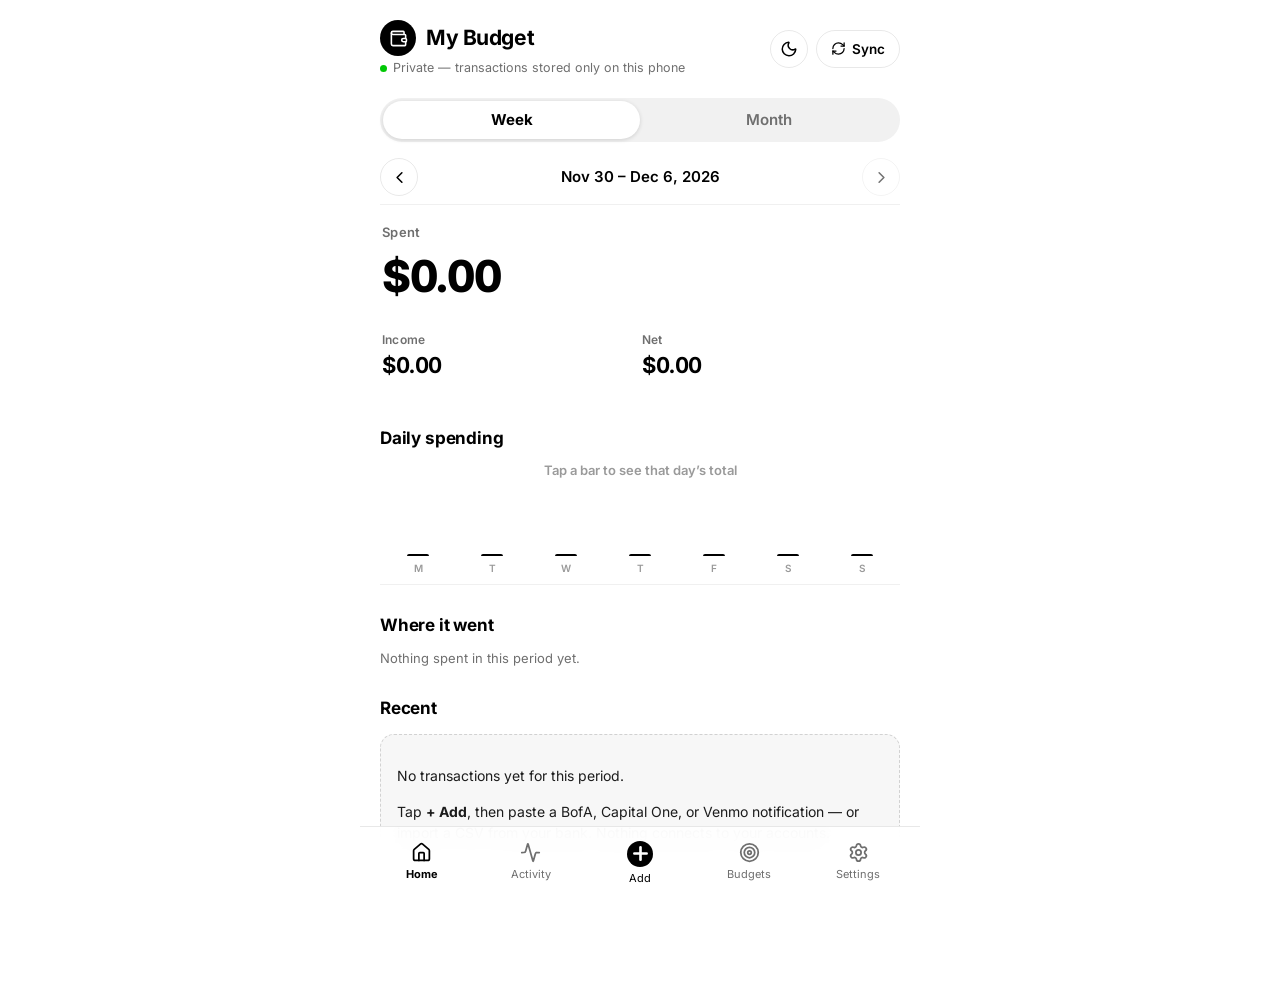
<file: index.html>
<!DOCTYPE html>
<html lang="en">
<head>
<meta charset="UTF-8">
<meta name="viewport" content="width=device-width, initial-scale=1, maximum-scale=1, user-scalable=no, viewport-fit=cover">
<meta http-equiv="Content-Security-Policy" content="default-src 'self'; script-src 'self' 'unsafe-inline' https://accounts.google.com; style-src 'self' 'unsafe-inline'; img-src 'self' data:; font-src 'self'; connect-src 'self' https://gmail.googleapis.com https://oauth2.googleapis.com https://accounts.google.com; frame-src https://accounts.google.com; object-src 'none'; base-uri 'self'">
<title>My Budget Tracker</title>
<meta name="description" content="Private budget tracker. Transactions are stored only on this device, with optional direct Gmail sync.">
<link rel="manifest" href="manifest.json">
<link rel="icon" href="icon-192.png">
<link rel="apple-touch-icon" href="icon-192.png">
<meta name="theme-color" content="#ffffff">
<style>
/* My Budget Tracker — Robinhood-style light theme: white, black text, hairlines,
   one green accent, flat (no gradients, no shadows, no neon).
   Type: Inter (github.com/rsms/inter). Icons: Lucide (github.com/lucide-icons/lucide), inline SVG. */
@font-face{font-family:'Inter';src:url('fonts/inter-400.woff2') format('woff2');font-weight:400;font-display:swap}
@font-face{font-family:'Inter';src:url('fonts/inter-600.woff2') format('woff2');font-weight:600;font-display:swap}
@font-face{font-family:'Inter';src:url('fonts/inter-700.woff2') format('woff2');font-weight:700;font-display:swap}
@font-face{font-family:'Inter';src:url('fonts/inter-800.woff2') format('woff2');font-weight:800;font-display:swap}
:root{
  --bg:#ffffff; --panel:#ffffff; --wash:#f7f7f7; --wash2:#f1f1f1;
  --line:rgba(0,0,0,.09); --line-soft:rgba(0,0,0,.06);
  --text:#000000; --body:#1c1c1c; --muted:#6f6f6f; --faint:#9a9a9a;
  --green:#00a651; --green-bright:#00c805; --red:#e33d2e; --orange:#ff5000;
  --radius:14px;
  --surface:#ffffff; --field:#ffffff; --ink:#000000;
  --primary:#000000; --primary-ink:#ffffff;
  --tile:#000000; --tile-ink:#ffffff; --bar:#000000;
  --seg-active:#ffffff; --nav-bg:rgba(255,255,255,.94);
  --focus-border:#000000; --focus-ring:rgba(0,0,0,.08); --dashed:rgba(0,0,0,.15);
}
[data-theme="dark"]{
  --bg:#000000; --panel:#000000; --wash:#17191c; --wash2:#23262b;
  --line:rgba(255,255,255,.18); --line-soft:rgba(255,255,255,.13);
  --text:#ffffff; --body:#e9e9e9; --muted:#9aa0a6; --faint:#6e7278;
  --green:#00c805; --red:#ff5000;
  --surface:#000000; --field:#17191c; --ink:#ffffff;
  --primary:#00c805; --primary-ink:#000000;
  --tile:#ffffff; --tile-ink:#000000; --bar:#ffffff;
  --seg-active:#2e3138; --nav-bg:rgba(0,0,0,.92);
  --focus-border:#ffffff; --focus-ring:rgba(255,255,255,.22); --dashed:rgba(255,255,255,.23);
}
*{box-sizing:border-box;-webkit-tap-highlight-color:transparent;touch-action:manipulation;
  -webkit-user-select:none;user-select:none;-webkit-touch-callout:none}
input,textarea{-webkit-user-select:text;user-select:text;-webkit-touch-callout:default}
html,body{overflow-x:hidden}
body{margin:0;font-family:'Inter',-apple-system,BlinkMacSystemFont,'SF Pro Text','Segoe UI',Roboto,sans-serif;
  background:var(--bg);color:var(--body);padding:0 20px 108px;max-width:560px;margin:0 auto;
  font-size:15px;line-height:1.5;-webkit-font-smoothing:antialiased}
::selection{background:rgba(0,200,5,.25)}

/* Header */
header{display:flex;justify-content:space-between;align-items:center;gap:12px;padding:calc(20px + env(safe-area-inset-top)) 0 8px}
header h1{font-size:21px;font-weight:700;letter-spacing:-.02em;margin:0;color:var(--text)}
.brand{display:flex;align-items:center;gap:10px}
.brandTile{display:flex;align-items:center;justify-content:center;width:36px;height:36px;border-radius:50%;
  background:var(--tile);color:var(--tile-ink)}
.brandIc{width:19px;height:19px}
.sub{color:var(--muted);font-size:12.5px;margin:3px 0 0;display:flex;align-items:center;gap:6px}
.sub::before{content:'';width:7px;height:7px;border-radius:50%;background:var(--green-bright);flex:none}
.headerBtns{display:flex;gap:8px;flex:none}

/* Type */
h2{font-size:17px;font-weight:700;letter-spacing:-.01em;margin:28px 0 10px;color:var(--text)}
h3{font-size:15px;font-weight:700;margin:24px 0 6px;color:var(--text)}
.hint{color:var(--muted);font-size:13px;line-height:1.55;margin:6px 0 10px}
.result{color:var(--green);font-size:13.5px;min-height:18px;line-height:1.5;font-weight:600}
.error{color:var(--red);font-size:13.5px}
.mono{font-family:ui-monospace,'SF Mono',Menlo,monospace;font-size:12px;word-break:break-all;color:var(--text)}
.hIcon{display:flex;align-items:center;gap:9px}
.hIc{width:18px;height:18px;color:var(--text)}

/* Controls — Robinhood pills */
button{font:inherit;font-weight:600;cursor:pointer;border-radius:999px;border:1px solid var(--line);
  background:var(--field);color:var(--text);padding:9px 16px;transition:transform .15s ease-out,background .15s ease}
button:active{transform:scale(.97)}
button.primary{background:var(--primary);border-color:var(--primary);color:var(--primary-ink);font-weight:700;width:100%;margin-top:12px;padding:14px;border-radius:999px}
button.primary.small,button.ghost.small{width:auto;margin-top:0;padding:8px 14px}
button.ghost{background:transparent}
button.danger{background:transparent;border-color:rgba(227,61,46,.45);color:var(--red)}
button:disabled{opacity:.55}
.iconBtn{font-size:13.5px;padding:8px 14px;display:inline-flex;align-items:center}
.btnIc{width:15px;height:15px;margin-right:6px}
input,select,textarea{font:inherit;width:100%;padding:12px 14px;border-radius:12px;border:1px solid var(--line);
  background:var(--field);color:var(--text);margin:5px 0 12px;outline:none;transition:border-color .15s ease,box-shadow .15s ease}
input:focus,select:focus,textarea:focus{border-color:var(--focus-border);box-shadow:0 0 0 3px var(--focus-ring)}
/* Dropdown rules (2026-11-21): every select gets an unmistakable caret, a
   full 48px touch target, and hover feedback. The element stays a native
   select, so the platform still owns the popup itself — it flips at screen
   edges, is fully keyboard-operable, and animates on its own timing. */
select{min-height:48px;padding-right:38px;appearance:none;-webkit-appearance:none;cursor:pointer;
  background-image:url("data:image/svg+xml,%3Csvg xmlns='http://www.w3.org/2000/svg' width='14' height='14' viewBox='0 0 24 24' fill='none' stroke='%23000000' stroke-width='2.4' stroke-linecap='round' stroke-linejoin='round'%3E%3Cpath d='m6 9 6 6 6-6'/%3E%3C/svg%3E");
  background-repeat:no-repeat;background-position:right 13px center}
[data-theme="dark"] select{background-image:url("data:image/svg+xml,%3Csvg xmlns='http://www.w3.org/2000/svg' width='14' height='14' viewBox='0 0 24 24' fill='none' stroke='%23ffffff' stroke-width='2.4' stroke-linecap='round' stroke-linejoin='round'%3E%3Cpath d='m6 9 6 6 6-6'/%3E%3C/svg%3E")}
@media (hover:hover){select:hover{border-color:var(--focus-border)}}
textarea{resize:vertical;line-height:1.5}
label{font-size:13px;font-weight:600;color:var(--muted)}
::placeholder{color:var(--faint)}

/* Segmented Week/Month — gray track, white pill */
.seg{display:flex;background:var(--wash2);border-radius:999px;padding:3px;margin-top:12px}
.segBtn{flex:1;border:none;background:transparent;color:var(--muted);border-radius:999px;padding:8px;font-weight:600}
.segBtn.active{background:var(--seg-active);color:var(--text);font-weight:700;box-shadow:0 1px 4px rgba(0,0,0,.14)}
.periodNav{display:flex;align-items:center;justify-content:space-between;margin:16px 0 2px}
.periodNav button{width:38px;height:38px;border-radius:50%;padding:0;display:flex;align-items:center;justify-content:center;border-color:var(--line)}
.periodNav .ic{width:19px;height:19px}
.periodLabel{font-weight:600;font-size:15px;color:var(--text)}

/* Stats — flat, borderless, hairline dividers (Robinhood numbers-first) */
.cards{display:grid;grid-template-columns:1fr 1fr;gap:0;margin-top:8px;border-top:1px solid var(--line-soft)}
.card{background:transparent;border:none;border-radius:0;padding:16px 2px;box-shadow:none}
.card span{display:block;color:var(--muted);font-size:12px;font-weight:600;letter-spacing:.02em}
.card strong{font-size:22px;font-weight:700;letter-spacing:-.02em;font-variant-numeric:tabular-nums;color:var(--text)}
.card.big{grid-column:1/-1;padding:18px 2px 6px}
.card.big span{font-size:13px}
.card.big strong{font-size:44px;font-weight:800;letter-spacing:-.03em}
.green{color:var(--green)}.red{color:var(--red)}
.pace{color:var(--body);font-size:13.5px;line-height:1.55;background:var(--wash);
  border-radius:12px;padding:11px 14px;margin:14px 0 0}
.pace:empty{display:none}

/* Daily bars — flat black, today in green */
.bars{display:flex;gap:2px;align-items:flex-end;height:100px;background:transparent;
  border:none;border-bottom:1px solid var(--line-soft);border-radius:0;padding:10px 2px 8px;box-shadow:none}
.barCol{flex:1 1 0;min-width:0;display:flex;flex-direction:column;align-items:center;gap:5px;height:100%;justify-content:flex-end;cursor:pointer;-webkit-tap-highlight-color:transparent}
.barCol.sel .bar{background:var(--green)}
.barCol.sel span{color:var(--text);font-weight:700}
.barReadout{text-align:center;font-size:13px;font-weight:600;color:var(--faint);min-height:18px;margin:0 0 4px}
.barReadout.on{color:var(--text)}
#omitList{margin-top:10px}
#omitList .txn{align-items:center}
.bar{width:100%;max-width:22px;background:var(--bar);border-radius:3px 3px 0 0;min-height:2px;transition:opacity .1s ease,background .15s ease}
.barCol:active .bar{opacity:.45}
#txnList .txn,#recentList .txn{transition:background .12s ease,opacity .25s ease}
#txnList .txn:active,#recentList .txn:active{background:var(--wash)}
/* Day-selected state: Recent rows that aren't the tapped day fade back */
#recentList .txn.dim{opacity:.35}
.checkRow{display:flex;align-items:center;gap:10px;font-weight:600;cursor:pointer}
.checkRow input{width:20px;height:20px;accent-color:var(--ink)}

/* Offline strip — in-flow under the header, only while the phone is offline */
.offlineBar{background:var(--wash2);color:var(--muted);font-size:12.5px;font-weight:600;text-align:center;padding:8px 12px;border-radius:10px;margin:6px 0 2px}
.offlineBar.hidden{display:none}

/* Boot skeleton — static placeholders painted with the page itself, so a cold
   open never shows a blank screen while the app script loads. JS hides it the
   moment the lock screen or the app renders. */
#bootSkel{padding-top:10px}
#bootSkel.hidden{display:none}
.skel{background:var(--wash2);border-radius:12px;margin:0 0 12px;animation:skelPulse 1.15s ease-in-out infinite}
.skelSeg{height:38px;border-radius:999px}
.skelHero{height:120px}
.skelTitle{height:14px;width:34%;border-radius:7px;margin-top:20px}
.skelRow{height:56px}
.skelRow.short{width:62%}
@keyframes skelPulse{0%,100%{opacity:1}50%{opacity:.4}}
/* Skeleton states (2026-11-21): no spinners and no bare "loading…" text
   anywhere. The Gmail sync status line becomes a shimmer bar while a sync
   runs, and a busy Sync/Reload button becomes a shimmering block until
   its result lands. */
.skelLine{display:block;height:14px;width:72%;border-radius:7px;background:var(--wash2);animation:skelPulse 1.15s ease-in-out infinite}
button.skelBusy{color:transparent!important;background:linear-gradient(100deg,var(--wash2) 40%,var(--wash) 50%,var(--wash2) 60%);background-size:200% 100%;animation:skelSweep 1.1s linear infinite;border-color:transparent}
@keyframes skelSweep{to{background-position:-200% 0}}
.barCol span{font-size:10px;color:var(--faint);font-weight:600;max-width:100%;overflow:hidden;text-align:center}

/* Category rows */
.catRow{display:grid;grid-template-columns:118px 1fr 78px;gap:10px;align-items:center;padding:7px 0;font-size:13.5px;border-bottom:1px solid var(--line-soft)}
.catRow strong{text-align:right;font-variant-numeric:tabular-nums}
.track{background:var(--wash2);border-radius:99px;height:6px;overflow:hidden}
.fill{background:var(--bar);height:100%;border-radius:99px}
.fill.over{background:var(--red)}

/* Transactions — flat list rows with hairlines */
.txn{display:flex;gap:9px;align-items:center;background:transparent;border:none;border-bottom:1px solid var(--line-soft);
  border-radius:0;padding:13px 2px;margin:0;box-shadow:none}
.txnMain{flex:1;min-width:0}
.txnMain strong{display:block;font-size:14.5px;font-weight:600;white-space:nowrap;overflow:hidden;text-overflow:ellipsis;color:var(--text)}
.meta{color:var(--muted);font-size:12px;display:block;margin-top:1px}
.txnAmt{font-weight:700;font-variant-numeric:tabular-nums;font-size:15px;color:var(--text)}
.txn.in .txnAmt{color:var(--green)}
.txn.transfer{opacity:.6}.txn.transfer .txnAmt{color:var(--body)}
.delBtn{padding:6px 8px;border:none;color:var(--faint)}
.delIc{width:14px;height:14px;display:block}

/* Layout helpers */
.row{display:flex}.row.gap{gap:10px}.row.wrap{flex-wrap:wrap}.row label{flex:1}

/* Budgets + security boxes — light wash panels, flat */
.budgetRow,.secBox{background:var(--wash);border:none;border-radius:var(--radius);
  padding:16px;margin:10px 0;box-shadow:none;font-size:14px;line-height:1.55}
.budgetHead{display:flex;justify-content:space-between;gap:10px;font-size:14px;margin-bottom:8px}
.budgetHead span{color:var(--muted);font-variant-numeric:tabular-nums}
.budgetRow input{margin:10px 0 0;background:var(--field)}
.secBox ul{margin:8px 0;padding-left:19px}.secBox li{margin:5px 0}
.secBox p{margin:6px 0}

/* Empty state */
.empty{background:var(--wash);border:1px dashed var(--dashed);border-radius:var(--radius);
  padding:16px;color:var(--body);line-height:1.55;font-size:14px;margin:12px 0}

/* Bottom nav — white, hairline top, black active */
nav{position:fixed;left:0;right:0;bottom:0;display:flex;gap:2px;max-width:560px;margin:0 auto;
  background:var(--nav-bg);border-top:1px solid var(--line);
  padding:8px 8px calc(9px + env(safe-area-inset-bottom));backdrop-filter:blur(14px);-webkit-backdrop-filter:blur(14px);z-index:5}
.tab{flex:1;border:none;background:transparent;font-size:11px;font-weight:500;color:var(--muted);
  padding:7px 2px 5px;display:flex;flex-direction:column;align-items:center;gap:3px;border-radius:12px}
.tabIcon{display:flex}.tabIcon .ic{width:21px;height:21px}
.tab.active{color:var(--text);font-weight:700}
.addIcon{display:flex;align-items:center;justify-content:center;width:26px;height:26px;border-radius:50%;
  background:var(--tile);color:var(--tile-ink);margin-top:-1px}
.addIc{width:15px;height:15px;color:var(--tile-ink);stroke-width:3}
.tab.addTab{color:var(--text)}

/* Lock screen */
.lock{position:fixed;inset:0;background:var(--bg);display:flex;align-items:center;justify-content:center;padding:22px;z-index:20}
.lockCard{max-width:340px;text-align:center;width:100%;background:var(--field);border:1px solid var(--line);
  border-radius:22px;padding:30px 24px;box-shadow:none}
.lockCard h1{font-size:21px;margin:10px 0 4px;color:var(--text)}
.lockCard p{color:var(--muted);font-size:13.5px}
.lockIcon{display:flex;align-items:center;justify-content:center;width:64px;height:64px;margin:0 auto;
  border-radius:50%;background:var(--wash);border:1px solid var(--line)}
.lockIc{width:28px;height:28px;color:var(--text)}
.fileLabel{display:inline-block;border:1px solid var(--line);border-radius:999px;padding:10px 16px;cursor:pointer;font-weight:600;background:var(--field)}
.hidden{display:none!important}
.ic{flex:none;vertical-align:middle}
.themeBtn{position:relative;display:inline-flex;align-items:center;justify-content:center;width:38px;height:38px;border-radius:50%;padding:0}
/* Icon swap: sun and moon are stacked and crossfade with a blur, instead of
   one vanishing and the other popping in. */
.themeBtn .ic{position:absolute;top:50%;left:50%;transform:translate(-50%,-50%);transition:opacity .25s ease,filter .25s ease}
.themeMoon{opacity:1;filter:blur(0)}
.themeSun{opacity:0;filter:blur(4px)}
[data-theme="dark"] .themeMoon{opacity:0;filter:blur(4px)}
[data-theme="dark"] .themeSun{opacity:1;filter:blur(0)}
button .ic{pointer-events:none}

/* Recurring expenses */
.recRow{display:flex;gap:10px;align-items:center;background:var(--wash);border-radius:var(--radius);padding:13px 15px;margin:8px 0}
.recRow.paused{opacity:.55}
.recMain{flex:1;min-width:0}
.recMain strong{display:block;font-size:14.5px;font-weight:600;color:var(--text);white-space:nowrap;overflow:hidden;text-overflow:ellipsis}
.recAmt{font-weight:700;font-variant-numeric:tabular-nums;color:var(--text)}
.toast{position:fixed;left:50%;transform:translateX(-50%);bottom:calc(88px + env(safe-area-inset-bottom));z-index:60;display:flex;align-items:center;gap:14px;background:var(--ink);color:var(--bg);border-radius:999px;padding:11px 12px 11px 18px;font-size:14px;font-weight:600;box-shadow:0 8px 28px rgba(0,0,0,.28);max-width:calc(100vw - 32px);animation:toastIn .25s cubic-bezier(.32,.72,0,1)}
.toast span{white-space:nowrap;overflow:hidden;text-overflow:ellipsis}
.toast button{background:var(--green-bright);color:#000;border:none;border-radius:999px;padding:7px 14px;font-weight:700;flex:none}
.toast.hidden{display:none}
.sheet{position:fixed;inset:0;z-index:70;background:rgba(0,0,0,.45);display:flex;align-items:flex-end;justify-content:center;overscroll-behavior:contain}
.sheet.hidden{display:none}
.sheetCard{background:var(--panel);width:100%;max-width:560px;border-radius:18px 18px 0 0;padding:20px 20px calc(18px + env(safe-area-inset-bottom));max-height:92vh;max-height:92dvh;overflow-y:auto;transform-origin:50% 100%;animation:sheetIn .25s cubic-bezier(.32,.72,0,1)}
/* Entrances: from scale .97 + fade, never from scale 0 (250ms, easeOutQuint-ish) */
@keyframes sheetIn{from{opacity:0;transform:translateY(14px) scale(.98)}to{opacity:1;transform:translateY(0) scale(1)}}
@keyframes toastIn{from{opacity:0;transform:translateX(-50%) translateY(8px) scale(.97)}to{opacity:1;transform:translateX(-50%) translateY(0) scale(1)}}
@keyframes cardIn{from{opacity:0;transform:scale(.97)}to{opacity:1;transform:scale(1)}}
/* Sheet grab handle — drag down to dismiss, drag up meets rubber-band resistance */
.grab{width:44px;height:20px;margin:-10px auto 4px;display:flex;align-items:center;justify-content:center;touch-action:none;cursor:grab;flex:none}
.grab::before{content:'';width:36px;height:4px;border-radius:99px;background:var(--line)}
/* Wrong-PIN shake: translateX 0,-10,10,-6,6,-3,0 over 360ms (error text is already red) */
@keyframes shakeX{0%{transform:translateX(0)}14%{transform:translateX(-10px)}28%{transform:translateX(10px)}44%{transform:translateX(-6px)}60%{transform:translateX(6px)}76%{transform:translateX(-3px)}100%{transform:translateX(0)}}
.lockCard{animation:cardIn .25s cubic-bezier(.32,.72,0,1)}
.lockCard.shake{animation:shakeX .36s ease}
body.locked{position:fixed;left:0;right:0;width:100%;overflow:hidden}
.sheetCard h3{margin:0 0 6px;font-size:17px;color:var(--text)}
.sheetBtns{display:flex;gap:10px;margin-top:16px}
.fieldBad{border-color:var(--red) !important;box-shadow:0 0 0 3px rgba(227,61,46,.22)}
.sheetBtns.col{flex-direction:column}
.tsLabel{display:block;font-size:12.5px;font-weight:600;color:var(--faint);margin:12px 0 5px}
.row2{display:flex;gap:8px}
.row2>*{flex:1;min-width:0}
#txnList .txn,#recentList .txn{cursor:pointer;-webkit-tap-highlight-color:transparent}
.subHead{font-size:12.5px;text-transform:uppercase;letter-spacing:.05em;color:var(--faint);margin:16px 0 6px}
#rulesList .txn{align-items:center}
.sheetBtns button{flex:1}
/* Overflow guards: nothing sticks out past the screen, even with huge numbers */
.row>*{min-width:0}
input,select,textarea{min-width:0}
.card strong{font-size:clamp(17px,5.6vw,22px)}
.card.big strong{font-size:clamp(28px,10vw,44px);white-space:nowrap}
.catRow{grid-template-columns:minmax(0,118px) 1fr auto}
.catRow>span{white-space:nowrap;overflow:hidden;text-overflow:ellipsis}
.catRow strong{white-space:nowrap}
.txnAmt{white-space:nowrap}
.recAmt{white-space:nowrap}
.budgetHead{flex-wrap:wrap}
.budgetHead span{text-align:right}
/* iOS WebKit gives native date fields a stubborn minimum width that ignores
   min-width and pushes the box off-screen; resetting the appearance makes the
   field shrink like a normal input (the date picker still opens on tap). */
input[type="date"]{-webkit-appearance:none;appearance:none;text-align:left}
/* Expensive-feel polish: balanced headlines, tabular figures wherever an
   amount can change, smooth height:auto groundwork for the one <details>,
   and an instant theme switch (transitions killed mid-flip — except the
   theme toggle's own icon crossfade, which is the point of flipping). */
h1,h2,h3{text-wrap:balance}
.barReadout,.pace,.toast span,.sheetCard p{font-variant-numeric:tabular-nums}
:root{interpolate-size:allow-keywords}
.theme-switching *{transition:none!important}
.theme-switching .themeBtn .ic{transition:opacity .25s ease,filter .25s ease!important}

</style>
</head>
<body>
<div id="lockScreen" class="lock hidden">
  <div class="lockCard">
    <div class="lockIcon"><svg class="ic lockIc" width="30" height="30"
  xmlns="http://www.w3.org/2000/svg"
 
  aria-hidden="true"
  viewBox="0 0 24 24"
  fill="none"
  stroke="currentColor"
  stroke-width="2"
  stroke-linecap="round"
  stroke-linejoin="round"
>
  <rect width="18" height="11" x="3" y="11" rx="2" ry="2" />
  <path d="M7 11V7a5 5 0 0 1 10 0v4" />
</svg></div>
    <h1>Budget Tracker</h1>
    <p>Enter your PIN to unlock. Your data lives only on this device.</p>
    <input id="pinInput" type="password" inputmode="numeric" autocomplete="off" placeholder="PIN" maxlength="12">
    <button id="unlockBtn" class="primary">Unlock</button>
    <p id="pinError" class="error"></p>
  </div>
</div>

<header>
  <div>
    <h1 class="brand"><span class="brandTile"><svg class="ic brandIc" width="22" height="22"
  xmlns="http://www.w3.org/2000/svg"
 
  aria-hidden="true"
  viewBox="0 0 24 24"
  fill="none"
  stroke="currentColor"
  stroke-width="2"
  stroke-linecap="round"
  stroke-linejoin="round"
>
  <path d="M19 7V4a1 1 0 0 0-1-1H5a2 2 0 0 0 0 4h15a1 1 0 0 1 1 1v4h-3a2 2 0 0 0 0 4h3a1 1 0 0 0 1-1v-2a1 1 0 0 0-1-1" />
  <path d="M3 5v14a2 2 0 0 0 2 2h15a1 1 0 0 0 1-1v-4" />
</svg></span>My Budget</h1>
    <p class="sub">Private — transactions stored only on this phone</p>
  </div>
  <div class="headerBtns">
    <button id="themeBtn" class="ghost iconBtn themeBtn" aria-label="Toggle dark mode" title="Dark mode"><svg
  xmlns="http://www.w3.org/2000/svg"
  class="ic themeMoon" width="18" height="18"
  aria-hidden="true"
  viewBox="0 0 24 24"
  fill="none"
  stroke="currentColor"
  stroke-width="2"
  stroke-linecap="round"
  stroke-linejoin="round"
>
  <path d="M20.985 12.486a9 9 0 1 1-9.473-9.472c.405-.022.617.46.402.803a6 6 0 0 0 8.268 8.268c.344-.215.825-.004.803.401" />
</svg><svg
  xmlns="http://www.w3.org/2000/svg"
  class="ic themeSun" width="18" height="18"
  aria-hidden="true"
  viewBox="0 0 24 24"
  fill="none"
  stroke="currentColor"
  stroke-width="2"
  stroke-linecap="round"
  stroke-linejoin="round"
>
  <circle cx="12" cy="12" r="4" />
  <path d="M12 2v2" />
  <path d="M12 20v2" />
  <path d="m4.93 4.93 1.41 1.41" />
  <path d="m17.66 17.66 1.41 1.41" />
  <path d="M2 12h2" />
  <path d="M20 12h2" />
  <path d="m6.34 17.66-1.41 1.41" />
  <path d="m19.07 4.93-1.41 1.41" />
</svg></button>
    <button id="reloadBtn" class="ghost iconBtn" title="Sync — pull new transactions from Gmail and get the latest app version (your data stays)"><svg class="ic btnIc" width="15" height="15"
  xmlns="http://www.w3.org/2000/svg"
 
  aria-hidden="true"
  viewBox="0 0 24 24"
  fill="none"
  stroke="currentColor"
  stroke-width="2"
  stroke-linecap="round"
  stroke-linejoin="round"
>
  <path d="M3 12a9 9 0 0 1 9-9 9.75 9.75 0 0 1 6.74 2.74L21 8" />
  <path d="M21 3v5h-5" />
  <path d="M21 12a9 9 0 0 1-9 9 9.75 9.75 0 0 1-6.74-2.74L3 16" />
  <path d="M8 16H3v5" />
</svg>Sync</button>
    <button id="lockBtn" class="ghost hidden">Lock</button>
  </div>
</header>

<div id="offlineBar" class="offlineBar hidden">You're offline — everything's saved on this phone. Gmail sync will catch up when you're back.</div>

<div id="bootSkel" aria-hidden="true">
  <div class="skel skelSeg"></div>
  <div class="skel skelHero"></div>
  <div class="skel skelTitle"></div>
  <div class="skel skelRow"></div>
  <div class="skel skelRow"></div>
  <div class="skel skelRow short"></div>
</div>

<main id="app" class="hidden">
  <!-- HOME -->
  <section id="view-home" class="view">
    <div class="seg">
      <button data-period="week" class="segBtn active">Week</button>
      <button data-period="month" class="segBtn">Month</button>
    </div>
    <div class="periodNav">
      <button id="prevPeriod" class="ghost" aria-label="Previous period"><svg class="ic" width="20" height="20"
  xmlns="http://www.w3.org/2000/svg"
 
  aria-hidden="true"
  viewBox="0 0 24 24"
  fill="none"
  stroke="currentColor"
  stroke-width="2"
  stroke-linecap="round"
  stroke-linejoin="round"
>
  <path d="m15 18-6-6 6-6" />
</svg></button>
      <div id="periodLabel" class="periodLabel"></div>
      <button id="nextPeriod" class="ghost" aria-label="Next period"><svg class="ic" width="20" height="20"
  xmlns="http://www.w3.org/2000/svg"
 
  aria-hidden="true"
  viewBox="0 0 24 24"
  fill="none"
  stroke="currentColor"
  stroke-width="2"
  stroke-linecap="round"
  stroke-linejoin="round"
>
  <path d="m9 18 6-6-6-6" />
</svg></button>
    </div>
    <div class="cards">
      <div class="card big"><span>Spent</span><strong id="statSpent">$0.00</strong></div>
      <div class="card"><span>Income</span><strong id="statIncome" class="green">$0.00</strong></div>
      <div class="card"><span>Net</span><strong id="statNet">$0.00</strong></div>
    </div>
    <p id="paceLine" class="pace"></p>
    <h2>Daily spending</h2>
    <p id="barReadout" class="barReadout">Tap a bar to see that day’s total</p>
    <div id="dayBars" class="bars"></div>
    <h2>Where it went</h2>
    <div id="catList"></div>
    <h2>Recent</h2>
    <div id="recentList"></div>
    <div id="homeEmpty" class="empty hidden">
      <p>No transactions yet for this period.</p>
      <p>Tap <strong>+ Add</strong>, then paste a BofA, Capital One, or Venmo notification — or import a CSV from your bank. Nothing connects to your accounts.</p>
    </div>
  </section>

  <!-- TRANSACTIONS -->
  <section id="view-txns" class="view hidden">
    <input id="searchBox" type="search" placeholder="Search merchant, note…">
    <div class="row gap">
      <select id="filterSource"><option value="">All sources</option><option>BofA</option><option>Capital One</option><option>Venmo</option><option>Gusto</option><option>Manual</option><option>Recurring</option><option>Other</option></select>
      <select id="filterCat"><option value="">All categories</option></select>
    </div>
    <div id="txnList"></div>
    <button id="txnMore" class="ghost hidden" type="button" style="width:100%;margin-top:10px">Show more</button>
  </section>

  <!-- ADD -->
  <section id="view-add" class="view hidden">
    <h2 class="hIcon"><svg class="ic hIc" width="18" height="18"
  xmlns="http://www.w3.org/2000/svg"
 
  aria-hidden="true"
  viewBox="0 0 24 24"
  fill="none"
  stroke="currentColor"
  stroke-width="2"
  stroke-linecap="round"
  stroke-linejoin="round"
>
  <path d="M15.914 4a1.5 1.5 0 00-2.474-1.561l-9 9A1.5 1.5 0 005.5 14h4.002a.5.5 0 01.471.666L8.086 20a1.5 1.5 0 002.475 1.56l9-9A1.5 1.5 0 0018.5 10h-3.997a.5.5 0 01-.472-.667z" />
</svg>Smart import — paste a notification</h2>
    <p class="hint">Copy a notification from BofA, Capital One, or Venmo and paste it here. One per line for a bunch at once. Parsed right here on your phone — nothing is sent anywhere.</p>
    <textarea id="pasteBox" rows="5" placeholder="e.g.&#10;Bank of America alert: $42.17 at Chipotle on 11/15/2026&#10;Alex Johnson paid you $25.00 for dinner on Venmo"></textarea>
    <button id="pasteImportBtn" class="primary">Import pasted notifications</button>
    <p id="importResult" class="result"></p>
    <h2 class="hIcon"><svg class="ic hIc" width="18" height="18"
  xmlns="http://www.w3.org/2000/svg"
 
  aria-hidden="true"
  viewBox="0 0 24 24"
  fill="none"
  stroke="currentColor"
  stroke-width="2"
  stroke-linecap="round"
  stroke-linejoin="round"
>
  <path d="M6 22a2 2 0 0 1-2-2V4a2 2 0 0 1 2-2h8a2.4 2.4 0 0 1 1.704.706l3.588 3.588A2.4 2.4 0 0 1 20 8v12a2 2 0 0 1-2 2z" />
  <path d="M14 2v5a1 1 0 0 0 1 1h5" />
  <path d="M10 9H8" />
  <path d="M16 13H8" />
  <path d="M16 17H8" />
</svg>Import a CSV statement</h2>
    <p class="hint">Download a CSV from BofA, Capital One, or Venmo (Venmo: Settings → Download CSV) and pick it here. BofA, Capital One, and Venmo formats are recognized automatically. Duplicates are skipped.</p>
    <input id="csvFile" type="file" accept=".csv,text/csv">
    <p id="csvResult" class="result"></p>
    <div id="autoImportBanner" class="empty hidden"></div>
    <h2 class="hIcon"><svg class="ic hIc" width="18" height="18"
  xmlns="http://www.w3.org/2000/svg"
 
  aria-hidden="true"
  viewBox="0 0 24 24"
  fill="none"
  stroke="currentColor"
  stroke-width="2"
  stroke-linecap="round"
  stroke-linejoin="round"
>
  <path d="M12 8V4H8" />
  <rect width="16" height="12" x="4" y="8" rx="2" />
  <path d="M2 14h2" />
  <path d="M20 14h2" />
  <path d="M15 13v2" />
  <path d="M9 13v2" />
</svg>Automate it (iPhone Shortcuts)</h2>
    <p class="hint">Apple does not let any app — web or native — read another app’s notifications on iPhone, so no tracker can silently watch BofA/Capital One for you. The closest real automation on iOS uses <strong>text-message alerts + a Shortcut</strong>:</p>
    <div class="secBox">
      <p><strong>One-time setup (~3 min):</strong></p>
      <ul>
        <li>In the BofA and Capital One apps, turn on <strong>text alerts for purchases</strong> (any amount).</li>
        <li>Open Apple’s <strong>Shortcuts</strong> app → <strong>Automation</strong> → <strong>+</strong> → <strong>Message</strong> → set “Message Contains” to <strong>$</strong> → choose <strong>Run Immediately</strong>.</li>
        <li>Add these actions in order: <strong>URL Encode</strong> (the incoming message) → <strong>Text</strong>: <span class="mono">https://overtimemoney.github.io/budget-tracker/#import=</span> followed by the Encoded Text → <strong>Open URLs</strong>.</li>
        <li>Done: each bank text opens this tracker and files the transaction itself (duplicates are skipped). Prefer less interruption? Swap “Open URLs” for <strong>Append to Note</strong> into a note called “Budget Inbox”, then paste that note here in one go whenever you like.</li>
        <li>Apple Pay purchases: same recipe, but start the automation from the <strong>Transaction</strong> trigger instead of Message.</li>
      </ul>
      <p>Venmo doesn’t offer purchase texts — for Venmo, the email-alert route (ask Luna) or a quick paste here covers it.</p>
    </div>
    <h2 class="hIcon"><svg class="ic hIc" width="18" height="18"
  xmlns="http://www.w3.org/2000/svg"
 
  aria-hidden="true"
  viewBox="0 0 24 24"
  fill="none"
  stroke="currentColor"
  stroke-width="2"
  stroke-linecap="round"
  stroke-linejoin="round"
>
  <path d="M13 21h8" />
  <path d="M21.174 6.812a1 1 0 0 0-3.986-3.987L3.842 16.174a2 2 0 0 0-.5.83l-1.321 4.352a.5.5 0 0 0 .623.622l4.353-1.32a2 2 0 0 0 .83-.497z" />
</svg>Add by hand</h2>
    <form id="manualForm">
      <label>Merchant / who <input id="mMerchant" required maxlength="60" placeholder="Chipotle, Sam Lee…"></label>
      <div class="row gap">
        <label>Amount $ <input id="mAmount" required type="number" min="0.01" step="0.01" inputmode="decimal" placeholder="0.00"></label>
        <label>Date <input id="mDate" required type="date"></label>
      </div>
      <div class="row gap">
        <label>Type <select id="mDir"><option value="out">Money out</option><option value="in">Money in</option></select></label>
        <label>Source <select id="mSource"><option>Manual</option><option>BofA</option><option>Capital One</option><option>Venmo</option><option>Gusto</option><option>Other</option></select></label>
      </div>
      <label>Category <select id="mCat"></select></label>
      <label>Note <input id="mNote" maxlength="80" placeholder="Optional"></label>
      <button class="primary" type="submit">Add transaction</button>
    </form>
  </section>

  <!-- BUDGETS -->
  <section id="view-budgets" class="view hidden">
    <h2 class="hIcon"><svg
  xmlns="http://www.w3.org/2000/svg"
  class="ic hIc" width="18" height="18"
  aria-hidden="true"
  viewBox="0 0 24 24"
  fill="none"
  stroke="currentColor"
  stroke-width="2"
  stroke-linecap="round"
  stroke-linejoin="round"
>
  <path d="m17 2 4 4-4 4" />
  <path d="M3 11v-1a4 4 0 0 1 4-4h14" />
  <path d="m7 22-4-4 4-4" />
  <path d="M21 13v1a4 4 0 0 1-4 4H3" />
</svg>Recurring expenses</h2>
    <p class="hint">Bills that repeat — rent, subscriptions, utilities. Each one files itself as a transaction on its due date, so your spending and budgets stay true without you typing it in.</p>
    <div id="recSummary"></div>
    <div id="recList"></div>
    <div class="secBox">
      <label>Expense name <input id="recName" type="text" placeholder="Rent" autocomplete="off"></label>
      <div class="row gap">
        <label>Amount <input id="recAmount" type="number" min="0" step="0.01" inputmode="decimal" placeholder="0.00"></label>
        <label>Category <select id="recCat"></select></label>
      </div>
      <div class="row gap">
        <label>Repeats <select id="recFreq"><option value="monthly">Monthly</option><option value="weekly">Weekly</option><option value="biweekly">Every 2 weeks</option><option value="yearly">Yearly</option></select></label>
        <label>Next due <input id="recDate" type="date"></label>
      </div>
      <button id="recAdd" class="primary">Add recurring expense</button>
      <p id="recResult" class="result"></p>
    </div>
    <h2>Monthly budgets</h2>
    <p class="hint">Set a monthly limit per category. The bars below are recomputed fresh from your transactions every time you open this tab. Card payments and Venmo-to-bank transfers marked “Transfer” never count against a budget.</p>
    <div id="budgetList"></div>
  </section>

  <!-- SETTINGS -->
  <section id="view-settings" class="view hidden">
    <h2 class="hIcon"><svg class="ic hIc" width="18" height="18"
  xmlns="http://www.w3.org/2000/svg"
 
  aria-hidden="true"
  viewBox="0 0 24 24"
  fill="none"
  stroke="currentColor"
  stroke-width="2"
  stroke-linecap="round"
  stroke-linejoin="round"
>
  <path d="M20 13c0 5-3.5 7.5-7.66 8.95a1 1 0 0 1-.67-.01C7.5 20.5 4 18 4 13V6a1 1 0 0 1 1-1c2 0 4.5-1.2 6.24-2.72a1.17 1.17 0 0 1 1.52 0C14.51 3.81 17 5 19 5a1 1 0 0 1 1 1z" />
  <path d="m9 12 2 2 4-4" />
</svg>Security</h2>
    <div class="secBox">
      <p><strong>How this app stays safe:</strong></p>
      <ul>
        <li>No bank login, ever. It is <strong>not connected</strong> to BofA, Capital One, Venmo, or any bank account.</li>
        <li>No cloud backup, no analytics, no relay. By default the app sends your data <strong>nowhere</strong>. If you turn on Gmail sync below, the app talks <strong>only to Google</strong> to read alert emails you authorized — the Google access token stays in memory (never stored), and imported transactions live only on this device.</li>
        <li>Everything is stored only in this browser on this device. The code on GitHub contains none of your financial data.</li>
        <li>Uninstalling / clearing site data erases everything — export a backup first if you want to keep it.</li>
      </ul>
    </div>
    <h3>Display</h3>
    <div class="secBox">
      <label class="checkRow"><input id="venmoDescToggle" type="checkbox" checked> Show Venmo descriptions</label>
      <p class="hint">Venmo payments carry the note the sender wrote (like “One Ramen and Sushi”). Turn this off to omit all of them from your lists at once — the descriptions stay saved on this phone, and turning it back on brings them right back.</p>
    </div>
    <h3>Rules</h3>
    <div class="secBox">
      <ul>
        <li><strong>Capital One / BofA card-bill payments</strong> — omitted automatically when they import. Paying the bill isn’t spending; the individual charges are what count.</li>
        <li><strong>Venmo transfers to your own bank</strong> — filed as Transfer, so they never count as spending or income.</li>
      </ul>
      <p class="hint">The built-in rules above run on every import (Gmail sync, CSV, paste) before anything reaches your list. Anything they catch lands under Omitted transactions below, where you can restore it.</p>
      <h4 class="subHead">Your rules</h4>
      <div id="rulesList"></div>
      <button id="newRuleBtn" class="ghost small" type="button">New rule</button>
      <p class="hint">Rules match by merchant name (keyword), description, source, direction, and amount — and can set a category, rename a transaction, omit it, or offset spending with it. They run automatically on new transactions and apply to matching ones already here. Deleting a rule stops it going forward; changes it already made stay until you undo them.</p>
    </div>
    <h3>Omitted transactions</h3>
    <div class="secBox">
      <p class="hint">Omitted transactions stay saved on this phone but are hidden from Activity and never counted in your totals or budgets. Capital One and BofA card-bill payments are omitted automatically — the individual charges are what count. To omit something yourself: tap the transaction → Omit.</p>
      <button id="omitToggleBtn" class="ghost" type="button">Show omitted (0)</button>
      <div id="omitList" class="hidden"></div>
    </div>
    <h3>Gmail sync</h3>
    <div class="secBox">
      <p id="gmailStatus"><strong>Not set up yet.</strong></p>
      <p class="hint">Optional. Connect your own Google account and the app reads <strong>only</strong> transaction-alert emails from Venmo, Capital One and BofA, plus Gusto paycheck emails, parses them right here on your phone, and files them as transactions. Nothing goes to Luna, GitHub, or any relay — the app talks to Google directly, and only while you use it.</p>
      <div id="gmailSetupBox">
        <label class="hint" for="gmailClientId">Your Google Client ID (from the one-time setup below)</label>
        <input id="gmailClientId" type="text" autocomplete="off" autocapitalize="off" spellcheck="false" placeholder="1234567890-abc….apps.googleusercontent.com">
        <div class="row gap wrap" style="margin-top:10px">
          <button id="gmailSaveClientBtn" class="ghost">Save Client ID</button>
        </div>
        <details style="margin-top:10px">
          <summary>One-time Google setup (about 5 minutes)</summary>
          <ol style="margin:8px 0;padding-left:19px">
            <li>Open <strong>console.cloud.google.com</strong> and create a project (any name, e.g. “My Budget”).</li>
            <li>Search for <strong>Gmail API</strong> and click <strong>Enable</strong>.</li>
            <li>Go to <strong>Google Auth platform → Branding</strong>: app name “My Budget”, support email = your Gmail. Under <strong>Audience</strong> choose <strong>External</strong> (this is a personal-use app — Google will show an “unverified app” warning when you connect; that’s expected, choose Advanced → continue).</li>
            <li>Go to <strong>Google Auth platform → Clients → Create Client → Web application</strong>.</li>
            <li>Under <strong>Authorized JavaScript origins</strong> add exactly: <strong>https://overtimemoney.github.io</strong></li>
            <li>Create it, copy the <strong>Client ID</strong> (it ends in <em>.apps.googleusercontent.com</em>) and paste it above. No client secret and no API key are needed — never share a secret.</li>
          </ol>
        </details>
      </div>
      <div class="row gap wrap" style="margin-top:10px">
        <button id="gmailConnectBtn" class="primary small">Connect Gmail</button>
        <button id="gmailSyncBtn" class="ghost">Sync now</button>
        <button id="gmailDisconnectBtn" class="ghost hidden">Disconnect</button>
      </div>
      <label class="hint" for="gmailLookback" style="display:block;margin-top:10px">First sync looks back
        <select id="gmailLookback" style="width:auto;display:inline-block">
          <option value="30">30 days</option>
          <option value="90" selected>90 days</option>
          <option value="365">1 year</option>
        </select>
      </label>
      <p id="gmailResult" class="result"></p>
    </div>
    <h3>PIN lock</h3>
    <p class="hint" id="pinStatus">No PIN set. A PIN locks the app screen on this device (it does not encrypt the stored data — your phone’s own lock does that).</p>
    <div class="row gap">
      <input id="newPin" type="password" inputmode="numeric" autocomplete="new-password" placeholder="New PIN (4+ digits)" maxlength="12">
      <button id="setPinBtn" class="primary small">Set PIN</button>
      <button id="removePinBtn" class="ghost hidden">Remove PIN</button>
    </div>
    <h3>App version</h3>
    <p class="hint">Sync pulls new transactions from Gmail (when it's connected above) and fetches the newest app files, clearing the cached copy — <strong>your transactions and budgets stay exactly as they are</strong> (they're stored separately from the app files). The Sync button at the top of the app does the same thing.</p>
    <button id="reloadBtn2" class="ghost"><svg class="ic btnIc" width="15" height="15"
  xmlns="http://www.w3.org/2000/svg"
 
  aria-hidden="true"
  viewBox="0 0 24 24"
  fill="none"
  stroke="currentColor"
  stroke-width="2"
  stroke-linecap="round"
  stroke-linejoin="round"
>
  <path d="M3 12a9 9 0 0 1 9-9 9.75 9.75 0 0 1 6.74 2.74L21 8" />
  <path d="M21 3v5h-5" />
  <path d="M21 12a9 9 0 0 1-9 9 9.75 9.75 0 0 1-6.74-2.74L3 16" />
  <path d="M8 16H3v5" />
</svg>Sync &amp; reload app</button>
    <h3>Backup</h3>
    <div class="row gap wrap">
      <button id="exportJsonBtn" class="ghost">Export backup (JSON)</button>
      <button id="exportCsvBtn" class="ghost">Export transactions (CSV)</button>
      <label class="ghost fileLabel">Restore backup <input id="restoreFile" type="file" accept=".json,application/json" hidden></label>
    </div>
    <h3>Danger zone</h3>
    <button id="clearBtn" class="danger">Erase all data on this device</button>
    <p id="settingsResult" class="result"></p>
  </section>
</main>

<div id="toast" class="toast hidden" role="status"><span id="toastMsg"></span><button id="toastUndo" type="button">Undo</button></div>


<div id="confirmSheet" class="sheet hidden"><div class="sheetCard"><div class="grab" aria-hidden="true"></div><h3 id="confirmTitle">Delete this item?</h3><p id="confirmDetail" class="hint"></p><div class="sheetBtns"><button id="confirmCancel" class="ghost" type="button">Cancel</button><button id="confirmOk" class="danger" type="button">Delete</button></div></div></div>
<div id="omitSheet" class="sheet hidden"><div class="sheetCard"><div class="grab" aria-hidden="true"></div><h3 id="omitTitle">Omit items?</h3><p id="omitDetail" class="hint"></p><div class="sheetBtns col"><button id="omitRuleBtn" type="button">Omit all similar — create rule</button><button id="omitNoteRuleBtn" type="button" class="hidden">Omit all with this description — create rule</button><button id="omitJustBtn" class="ghost" type="button">Omit just these</button><button id="omitCancelBtn" class="ghost" type="button">Cancel</button></div></div></div>
<div id="txnSheet" class="sheet hidden"><div class="sheetCard"><div class="grab" aria-hidden="true"></div><h3 id="tsMerchant">Transaction</h3><p id="tsDetail" class="hint"></p><label class="tsLabel" for="tsCat">Category</label><select id="tsCat"></select><div class="sheetBtns col"><button id="tsOmitBtn" type="button">Omit…</button><button id="tsOffsetBtn" class="ghost" type="button">Offset spending…</button><button id="tsRuleBtn" class="ghost" type="button">Make a rule…</button><button id="tsDeleteBtn" class="danger" type="button">Delete</button><button id="tsCloseBtn" class="ghost" type="button">Close</button></div></div></div>
<div id="offsetSheet" class="sheet hidden"><div class="sheetCard"><div class="grab" aria-hidden="true"></div><h3>Offset spending?</h3><p id="offsetDetail" class="hint"></p><div class="sheetBtns col"><button id="offsetRuleBtn" type="button">Offset all similar — create rule</button><button id="offsetJustBtn" class="ghost" type="button">Just this one</button><button id="offsetCancelBtn" class="ghost" type="button">Cancel</button></div></div></div>
<div id="ruleSheet" class="sheet hidden"><div class="sheetCard"><div class="grab" aria-hidden="true"></div><h3>New rule</h3>
<p class="hint">Fill in at least one — a rule matches transactions that fit everything you set.</p>
<label class="tsLabel" for="ruleMerchant">Merchant name contains</label><input id="ruleMerchant" type="text" placeholder="e.g. Sebastien">
<label class="tsLabel" for="ruleNote">Description contains</label><input id="ruleNote" type="text" placeholder="e.g. One Ramen and Sushi">
<label class="tsLabel" for="ruleSource">Source</label><select id="ruleSource"><option value="">Any source</option><option>BofA</option><option>Capital One</option><option>Venmo</option><option>Gusto</option><option>Manual</option><option>Recurring</option><option>Other</option></select>
<label class="tsLabel" for="ruleDir">Direction</label><select id="ruleDir"><option value="">Any direction</option><option value="in">Money in</option><option value="out">Money out</option></select>
<label class="tsLabel" for="ruleAmtOp">Amount <span class="red" id="ruleAmtStar" hidden>*</span></label><div class="row2"><select id="ruleAmtOp"><option value="">Any amount</option><option value="eq">Exactly</option><option value="lte">At most</option><option value="gte">At least</option></select><input id="ruleAmt" type="number" inputmode="decimal" step="0.01" min="0" placeholder="0.00"></div>
<label class="tsLabel" for="ruleAction">Then</label><select id="ruleAction"><option value="category">Set the category</option><option value="rename">Rename it to</option><option value="omit">Omit it from my budget</option><option value="offset">Offset spending (money in pays down spending)</option></select>
<div id="ruleCatWrap"><label class="tsLabel" for="ruleCat">Category</label><select id="ruleCat"></select></div>
<div id="ruleNameWrap" class="hidden"><label class="tsLabel" for="ruleName">New name <span class="red">*</span></label><input id="ruleName" type="text" placeholder="Display name"></div>
<p class="hint">The rule applies to matching transactions already in your list, and automatically to new ones.</p>
<p id="ruleError" class="error hidden"></p>
<div class="sheetBtns"><button id="ruleCancelBtn" class="ghost" type="button">Cancel</button><button id="ruleSaveBtn" type="button">Create rule</button></div></div></div>

<nav id="tabBar" class="hidden">
  <button data-view="home" class="tab active"><span class="tabIcon"><svg class="ic" width="20" height="20"
  xmlns="http://www.w3.org/2000/svg"
 
  aria-hidden="true"
  viewBox="0 0 24 24"
  fill="none"
  stroke="currentColor"
  stroke-width="2"
  stroke-linecap="round"
  stroke-linejoin="round"
>
  <path d="M15 21v-8a1 1 0 0 0-1-1h-4a1 1 0 0 0-1 1v8" />
  <path d="M3 10a2 2 0 0 1 .709-1.528l7-6a2 2 0 0 1 2.582 0l7 6A2 2 0 0 1 21 10v9a2 2 0 0 1-2 2H5a2 2 0 0 1-2-2z" />
</svg></span>Home</button>
  <button data-view="txns" class="tab"><span class="tabIcon"><svg class="ic" width="20" height="20"
  xmlns="http://www.w3.org/2000/svg"
 
  aria-hidden="true"
  viewBox="0 0 24 24"
  fill="none"
  stroke="currentColor"
  stroke-width="2"
  stroke-linecap="round"
  stroke-linejoin="round"
>
  <path d="M22 12h-2.48a2 2 0 0 0-1.93 1.46l-2.35 8.36a.25.25 0 0 1-.48 0L9.24 2.18a.25.25 0 0 0-.48 0l-2.35 8.36A2 2 0 0 1 4.49 12H2" />
</svg></span>Activity</button>
  <button data-view="add" class="tab addTab"><span class="tabIcon addIcon"><svg class="ic addIc" width="15" height="15"
  xmlns="http://www.w3.org/2000/svg"
 
  aria-hidden="true"
  viewBox="0 0 24 24"
  fill="none"
  stroke="currentColor"
  stroke-width="2"
  stroke-linecap="round"
  stroke-linejoin="round"
>
  <path d="M5 12h14" />
  <path d="M12 5v14" />
</svg></span>Add</button>
  <button data-view="budgets" class="tab"><span class="tabIcon"><svg class="ic" width="20" height="20"
  xmlns="http://www.w3.org/2000/svg"
 
  aria-hidden="true"
  viewBox="0 0 24 24"
  fill="none"
  stroke="currentColor"
  stroke-width="2"
  stroke-linecap="round"
  stroke-linejoin="round"
>
  <circle cx="12" cy="12" r="10" />
  <circle cx="12" cy="12" r="6" />
  <circle cx="12" cy="12" r="2" />
</svg></span>Budgets</button>
  <button data-view="settings" class="tab"><span class="tabIcon"><svg class="ic" width="20" height="20"
  xmlns="http://www.w3.org/2000/svg"
 
  aria-hidden="true"
  viewBox="0 0 24 24"
  fill="none"
  stroke="currentColor"
  stroke-width="2"
  stroke-linecap="round"
  stroke-linejoin="round"
>
  <path d="M9.671 4.136a2.34 2.34 0 0 1 4.659 0 2.34 2.34 0 0 0 3.319 1.915 2.34 2.34 0 0 1 2.33 4.033 2.34 2.34 0 0 0 0 3.831 2.34 2.34 0 0 1-2.33 4.033 2.34 2.34 0 0 0-3.319 1.915 2.34 2.34 0 0 1-4.659 0 2.34 2.34 0 0 0-3.32-1.915 2.34 2.34 0 0 1-2.33-4.033 2.34 2.34 0 0 0 0-3.831A2.34 2.34 0 0 1 6.35 6.051a2.34 2.34 0 0 0 3.319-1.915" />
  <circle cx="12" cy="12" r="3" />
</svg></span>Settings</button>
</nav>

<script>
/* Parser + totals engine. Pure functions, no network, no storage.
   Works in browser (window.PBT) and Node (module.exports) for tests. */
(function (root) {
'use strict';

var CATEGORIES = ['Dining','Groceries','Transport','Shopping','Bills & Utilities', 'Housing','Entertainment','Health','Travel','Income','Transfer','Other'];

var RULES = [
  [/chipotle|mcdonald|starbucks|dunkin|wendy|burger|pizza|taco|doordash|uber ?eats|grubhub|restaurant|cafe|coffee|panera|chick-fil-a|subway|kfc|five guys|shake shack/i,'Dining'],
  [/market basket|trader joe|whole foods|stop ?& ?shop|shaw|hannaford|aldi|kroger|walmart grocery|instacart|grocery|supermarket|costco/i,'Groceries'],
  [/shell|exxon|mobil|bp |gas station|uber(?! ?eats)|lyft|mbta|parking|toll|amtrak|delta|united air|american air|jetblue|southwest|airbnb|hotel/i,'Transport'],
  [/amazon|target|walmart(?! grocery)|best buy|nike|apple store|etsy|ebay|home depot|lowe|tj ?maxx|marshalls/i,'Shopping'],
  [/electric|water bill|comcast|xfinity|verizon|at&t|t-mobile|internet|utility|rent|mortgage|insurance|geico|progressive/i,'Bills & Utilities'],
  [/netflix|spotify|hulu|hbo|disney|movie|theater|steam|playstation|xbox|ticketmaster/i,'Entertainment'],
  [/cvs|walgreens|pharmacy|doctor|dental|hospital|clinic|gym|planet fitness/i,'Health']
];
function categorize(merchant, source, direction) {
  if (direction === 'in') return 'Income';
  var m = String(merchant || '');
  for (var i = 0; i < RULES.length; i++) if (RULES[i][0].test(m)) return RULES[i][1];
  if (/hotel|airbnb|flight|airlines/i.test(m)) return 'Travel';
  return 'Other';
}

function moneyToCents(s) {
  if (s == null) return null;
  var neg = /\(|^-|^-\$/.test(String(s).trim());
  var n = parseFloat(String(s).replace(/[^0-9.]/g, ''));
  if (isNaN(n)) return null;
  var c = Math.round(n * 100);
  return neg ? -c : c;
}
function todayISO(d) {
  d = d || new Date();
  var p = function (x) { return String(x).padStart(2, '0'); };
  return d.getFullYear() + '-' + p(d.getMonth() + 1) + '-' + p(d.getDate());
}
var MONTHS = {jan:0,feb:1,mar:2,apr:3,may:4,jun:5,jul:6,aug:7,sep:8,oct:9,nov:10,dec:11};
function extractDate(text, fallback) {
  var m = text.match(/(\d{4})-(\d{1,2})-(\d{1,2})/);
  if (m) return m[1] + '-' + String(m[2]).padStart(2,'0') + '-' + String(m[3]).padStart(2,'0');
  m = text.match(/(\d{1,2})\/(\d{1,2})\/(\d{2,4})/);
  if (m) { var y = +m[3]; if (y < 100) y += 2000; return y + '-' + String(m[1]).padStart(2,'0') + '-' + String(m[2]).padStart(2,'0'); }
  m = text.match(/(\d{1,2})\/(\d{1,2})\b/);
  if (m) { var yr = new Date().getFullYear(); return yr + '-' + String(m[1]).padStart(2,'0') + '-' + String(m[2]).padStart(2,'0'); }
  m = text.match(/(Jan|Feb|Mar|Apr|May|Jun|Jul|Aug|Sep|Oct|Nov|Dec)[a-z]*\s+(\d{1,2})(?:,\s*(\d{4}))?/i);
  if (m) return (m[3] ? +m[3] : new Date().getFullYear()) + '-' + String(MONTHS[m[1].slice(0,3).toLowerCase()] + 1).padStart(2,'0') + '-' + String(m[2]).padStart(2,'0');
  return fallback || todayISO();
}
function cleanMerchant(s) {
  var out = String(s || '').replace(/\s+/g, ' ')
    .replace(/\s+(was posted|was charged|has posted|posted to your account|on your card.*|ending in \d+.*)$/i, '')
    .replace(/\s+\d{1,2}\/\d{1,2}(\/\d{2,4})?\s*$/, '')
    .replace(/[.·]+$/, '').trim();
  return out.slice(0, 60) || 'Unknown';
}
function detectSource(text) {
  if (/venmo/i.test(text)) return 'Venmo';
  if (/capital one/i.test(text)) return 'Capital One';
  if (/bank of america|bofa|bk of america/i.test(text)) return 'BofA';
  if (/gusto/i.test(text)) return 'Gusto';
  return 'Other';
}

/* The Venmo payment note (what the payment was for) sits in the email body on
   its own line, right before the "See transaction" link and after the amount
   (which may be split across lines: "$" / "28" / ". 00"). Walk up from that
   link, skipping amount debris; reaching the "You paid / paid you" header
   line means there is no note. */
function venmoNote(text) {
  var idx = text.search(/see transaction/i);
  if (idx < 0) return '';
  var lines = text.slice(0, idx).split('\n').map(function (s) { return s.trim(); }).filter(Boolean);
  for (var i = lines.length - 1; i >= 0; i--) {
    var L = lines[i];
    if (/^\$$/.test(L) || /^[\d,]+$/.test(L) || /^\.\s?\d{2}$/.test(L) || /^\$[\d,]+\.\d{2}$/.test(L) || /^\$\s?[\d,]+$/.test(L)) continue;
    if (/you paid|paid you|sent you|charged you/i.test(L)) return '';
    // Some renderings leave the "[" of the [See transaction] link behind as
    // its own line — bracket-only debris must be SKIPPED, not returned as
    // the note (that's how "One Ramen and Sushi" got lost). Test the raw
    // remainder, not cleanMerchant's output: it turns "" into "Unknown".
    var raw = L.replace(/\[|\]/g, '').trim();
    if (!raw) continue;
    if (/^venmo$/i.test(raw)) continue;
    return cleanMerchant(raw);
  }
  return '';
}

/* Parse ONE notification / text line into a txn draft, or null. */
function parseNotification(line, fallbackDate) {
  var text = String(line || '').trim();
  if (!text) return null;
  // Gusto payday email: the amount that matters is the "Check amount" (the
  // net deposit). Anchor on it so promo amounts elsewhere in the email (a
  // $800 referral gift card) are never picked up. The pay date is in the
  // subject; do NOT run extractDate over the whole body — it would grab the
  // pay-period start date instead.
  if (/gusto/i.test(text) && /getting paid today|check amount/i.test(text)) {
    // Gusto's layout varies by rendering: in the plain-text part the labels
    // come in a block first and the values after ("Check amount ## ... ##
    // Pay period ## ... $1,977.47 ... 2026-11-09 – 2026-11-22"), so the
    // amount can sit ~110 chars past its label. Take the FIRST $ amount in
    // a wide window after the label — in both layouts that's the check
    // amount (the $800 referral promo sits far below it).
    var gm = text.match(/check amount[\s\S]{0,400}?\$([\d,]+\.\d{2})/i);
    if (!gm) return null;
    var gd = text.match(/getting paid today\s*\((\d{1,2})\/(\d{1,2})\/(\d{4})\)/i);
    var gdate = gd ? gd[3] + '-' + String(gd[1]).padStart(2, '0') + '-' + String(gd[2]).padStart(2, '0') : (fallbackDate || todayISO());
    var per = text.match(/pay period[\s\S]{0,200}?(\d{4}-\d{2}-\d{2}\s*[–—-]\s*\d{4}-\d{2}-\d{2})/i);
    return mk(gdate, Math.round(parseFloat(gm[1].replace(/,/g, '')) * 100), 'in', 'Paycheck', 'Gusto', per ? 'Pay period ' + per[1].replace(/\s+/g, ' ') : '');
  }
  var amtM = text.match(/\$\s?([\d,]+\.\d{2}|[\d,]+)/);
  if (!amtM) return null;
  var cents = Math.abs(moneyToCents(amtM[1]));
  if (!cents) return null;
  var source = detectSource(text);
  var date = extractDate(text, fallbackDate);
  var merchant = '', direction = 'out', m;

  // Paying your own Capital One / BofA card bill is moving money between your
  // own accounts — never new spending; the individual charges count instead.
  // Decisive signals only: "payment" in the subject (the first line of the
  // combined text) or an explicit payment-posted phrase in the body. A bare
  // /refund|deposit/ guard is NOT used — full email bodies carry boilerplate
  // ("manage your direct deposit…") that used to defeat this rule.
  var firstLine = text.split('\n')[0];
  if ((source === 'Capital One' || source === 'BofA') && /payment/i.test(text) &&
      (/payment/i.test(firstLine) || /payment (?:has |was )?(?:posted|received|made|scheduled)|thank you for your payment|card payment|autopay payment/i.test(text))) {
    return mk(date, cents, 'out', source + ' payment', source, '');
  }

  // Capital One per-transaction alert: "…on Nov. 20, 2026, at SQ *BERRYLINE,
  // a pending authorization or purchase in the amount of $4.95 was placed or
  // charged on your Savor Credit Card." Merchant and amount live only in
  // that sentence — without this branch the row used to fall back to the
  // artifact merchant "Capital One purchase". (Square names arrive as
  // "SQ *NAME", usually all caps, so they're title-cased for display.)
  if (source === 'Capital One' && (m = text.match(/\bat\s+(.+?),\s*a (?:pending authorization or )?purchase in the amount of \$([\d,]+\.\d{2})/i))) {
    var cm = cleanMerchant(m[1].replace(/^SQ\s*\*\s*/i, ''));
    if (/^[A-Z0-9 &.'-]+$/.test(cm)) cm = cm.toLowerCase().replace(/\b\w/g, function (c) { return c.toUpperCase(); });
    return mk(date, Math.round(parseFloat(m[2].replace(/,/g, '')) * 100), 'out', cm, 'Capital One', '');
  }

  // Venmo: "X paid you $25.00 for ..." / "You paid X $25.00"
  if ((m = text.match(/^(.+?)\s+paid you\b/im)) && source === 'Venmo' || /paid you/i.test(text)) {
    merchant = cleanMerchant((text.match(/^(.+?)\s+paid you\b/im) || [])[1] || 'Venmo');
    direction = 'in'; source = 'Venmo';
    var noteM = text.match(/paid you[^$]*\$[\d,.]+\s*(?:for\s+)?(.+)$/i);
    var note = venmoNote(text) || (noteM ? cleanMerchant(noteM[1].replace(/\s+on venmo$/i, '')) : '');
    if (/^(on|via) venmo$/i.test(note)) note = '';
    return mk(date, cents, direction, merchant, source, note);
  }
  if ((m = text.match(/you (?:paid|sent|charged)\s+(.*?)\s+\$/i))) {
    merchant = cleanMerchant(m[1]); direction = 'out'; if (/venmo/i.test(text)) source = 'Venmo';
    return mk(date, cents, direction, merchant, source, source === 'Venmo' ? venmoNote(text) : '');
  }
  // "Sebastien Torres paid $13.00 to your Venmo account." — money in from a
  // person (NOT a bank transfer, despite the follow-on sentence mentioning
  // transferring it to a bank).
  if (source === 'Venmo' && (m = text.match(/^(.+?) paid \$[\d,.]+ to your Venmo account/im))) {
    return mk(date, cents, 'in', cleanMerchant(m[1]), 'Venmo', venmoNote(text));
  }
  // Venmo cash-out to his own bank account: moving his own money, not a
  // payment to a person. Runs AFTER the person-payment branches above (so an
  // incoming "X paid $… to your Venmo account" email, which also mentions
  // transferring to a bank, is never mistaken for a cash-out) but BEFORE the
  // generic "$… to …" branch below, which would grab "your bank account" as
  // the merchant.
  if (source === 'Venmo' && /bank/i.test(text) && /(you (?:transferred|initiated)|your transfer|money is on its way|transfer is on its way)/i.test(text)) {
    return mk(date, cents, 'out', 'Bank transfer', 'Venmo', '');
  }
  if (/venmo/i.test(text) && (m = text.match(/\$[\d,.]+\s*(?:to|from)\s+(.+?)(?:\s+for\b|[.·]|$)/i))) {
    merchant = cleanMerchant(m[1]); direction = /from/i.test(text) ? 'in' : 'out'; source = 'Venmo';
    return mk(date, cents, direction, merchant, source, '');
  }
  // Refund / deposit / payment received
  if (/(refund|deposit|credited|payment received|direct dep|payroll|salary)/i.test(text)) direction = 'in';
  // Merchant after at/for
  if ((m = text.match(/\$[\d,.]+\s+(?:at|for|to)\s+([^.·\n]+?)(?:\s+on\s+|\s+ending|\.|$)/i))) merchant = cleanMerchant(m[1]);
  else if ((m = text.match(/(?:charge of|purchase of|spent|charged)\s+\$[\d,.]+\s+(?:at\s+)?([^.·\n]+?)(?:\.|$)/i))) merchant = cleanMerchant(m[1]);
  else if ((m = text.match(/^([^:$]+?)\s*[:\-]\s*\$/))) merchant = cleanMerchant(m[1].replace(/alert|notification|bank of america|capital one/gi, ''));
  if (!merchant || /^(bank of america|capital one|bofa|alert)$/i.test(merchant)) merchant = source !== 'Other' ? source + ' purchase' : 'Purchase';
  return mk(date, cents, direction, merchant, source, '');
}
function mk(date, cents, direction, merchant, source, note) {
  var cat = categorize(source === 'Venmo' ? merchant + ' ' + (note || '') : merchant, source, direction);
  if ((source === 'Capital One' || source === 'BofA') && /payment/i.test(merchant)) cat = 'Transfer'; // paying your own card is not spending or income
  else if (source === 'Venmo' && /bank transfer/i.test(merchant)) cat = 'Transfer'; // Venmo cash-out to his own bank is not spending or income
  else if (direction === 'in') cat = 'Income';
  if ((merchant === 'Purchase' || merchant === 'Unknown') && direction === 'in') merchant = 'Deposit';
  return { date: date, cents: cents, direction: direction, merchant: merchant, source: source, category: cat, note: note || '' };
}

/* Bulk paste: one notification per line. Reports parsed AND skipped — never silent. */
function parseBulk(text, fallbackDate) {
  var whole = String(text || '').trim();
  // A pasted FULL email (a Venmo receipt with its "See transaction" link, or a
  // Gusto payday email with its "Check amount") is ONE transaction spread over
  // many lines — line-by-line parsing would shred it and lose the note, the
  // date, and the source, which all live on their own lines. Parse it whole.
  if (whole.indexOf('\n') >= 0 && (/see transaction/i.test(whole) || /check amount/i.test(whole))) {
    var one = parseNotification(whole, fallbackDate);
    if (one) return { txns: [one], skipped: [], totalLines: 1 };
  }
  var lines = whole.split(/\n+/).map(function (s) { return s.trim(); }).filter(Boolean);
  var out = [], skipped = [];
  lines.forEach(function (l) { var t = parseNotification(l, fallbackDate); if (t) out.push(t); else skipped.push(l); });
  return { txns: out, skipped: skipped, totalLines: lines.length };
}

/* ---- CSV ---- */
function parseCSVText(text) {
  var rows = [], row = [], cur = '', q = false;
  text = String(text || '');
  for (var i = 0; i < text.length; i++) {
    var ch = text[i];
    if (q) { if (ch === '"') { if (text[i+1] === '"') { cur += '"'; i++; } else q = false; } else cur += ch; }
    else if (ch === '"') q = true;
    else if (ch === ',') { row.push(cur); cur = ''; }
    else if (ch === '\n' || ch === '\r') { if (ch === '\r' && text[i+1] === '\n') i++; row.push(cur); cur = ''; if (row.length > 1 || row[0] !== '') rows.push(row); row = []; }
    else cur += ch;
  }
  row.push(cur); if (row.length > 1 || row[0] !== '') rows.push(row);
  return rows;
}
function parseCSV(text) {
  var rows = parseCSVText(text).filter(function (r) { return r.join('').trim(); });
  if (rows.length < 2) return { txns: [], skipped: rows.length, format: 'unknown' };
  // Find header row within first 6 rows
  var hi = -1, hdr = null;
  for (var r = 0; r < Math.min(6, rows.length); r++) {
    var j = rows[r].join(',').toLowerCase();
    if (/date/.test(j) && /(description|name|note|from|merchant)/.test(j)) { hi = r; hdr = rows[r].map(function (h) { return h.trim().toLowerCase(); }); break; }
  }
  if (hi < 0) return { txns: [], skipped: rows.length, format: 'unknown' };
  function col() { for (var a = 0; a < arguments.length; a++) { var ix = hdr.indexOf(arguments[a]); if (ix >= 0) return ix; } return -1; }
  function colLike(re) { for (var i = 0; i < hdr.length; i++) if (re.test(hdr[i])) return i; return -1; }
  var isVenmo = hdr.indexOf('from') >= 0 && colLike(/amount/) >= 0 && /venmo|note/.test(hdr.join(','));
  var iDate = col('transaction date', 'posted date', 'date', 'datetime') >= 0 ? (col('transaction date') >= 0 ? col('transaction date') : colLike(/date/)) : colLike(/date/);
  var iDesc = col('description', 'name', 'note', 'details');
  var iFrom = col('from'), iTo = col('to');
  var iAmt = colLike(/^amount/);
  var iDebit = col('debit'), iCredit = col('credit');
  var format = isVenmo ? 'Venmo' : (iDebit >= 0 || iCredit >= 0 ? 'Capital One' : (iAmt >= 0 ? 'BofA / generic' : 'generic'));
  var source = isVenmo ? 'Venmo' : (format === 'Capital One' ? 'Capital One' : 'BofA');
  var txns = [], skipped = 0;
  for (var k = hi + 1; k < rows.length; k++) {
    var cells = rows[k];
    var date = extractDate(cells[iDate] || '', null);
    if (!cells[iDate] || date === todayISO() && !/\d/.test(cells[iDate])) { skipped++; continue; }
    var cents = null, direction = 'out', merchant = '';
    if (isVenmo) {
      cents = moneyToCents(cells[iAmt]);
      if (cents == null) { skipped++; continue; }
      direction = cents < 0 ? 'out' : 'in'; cents = Math.abs(cents);
      merchant = cleanMerchant(direction === 'out' ? (cells[iTo] || cells[iDesc]) : (cells[iFrom] || cells[iDesc]));
    } else if (iDebit >= 0 || iCredit >= 0) {
      var d = moneyToCents(cells[iDebit]), c = moneyToCents(cells[iCredit]);
      if (d) { cents = Math.abs(d); direction = 'out'; } else if (c) { cents = Math.abs(c); direction = 'in'; }
      if (!cents) { skipped++; continue; }
      merchant = cleanMerchant(cells[iDesc]);
    } else {
      cents = moneyToCents(cells[iAmt]);
      if (cents == null) { skipped++; continue; }
      direction = cents < 0 ? 'out' : 'in';
      if (/bank of america/i.test(text.slice(0, 500))) direction = cents < 0 ? 'out' : 'in';
      cents = Math.abs(cents); merchant = cleanMerchant(cells[iDesc]);
    }
    if (!merchant) { skipped++; continue; }
    txns.push(mk(date, cents, direction, merchant, source, ''));
  }
  return { txns: txns, skipped: skipped, format: format };
}

/* ---- Dedup + totals (totals always recomputed fresh from the txn list) ---- */
function hashTxn(t) {
  return [t.date, t.cents, String(t.merchant || '').toLowerCase().replace(/[^a-z0-9]/g, ''), t.source, t.direction].join('|');
}
function dedup(existing, incoming) {
  var seen = {}, added = [], dupes = 0;
  existing.forEach(function (t) { seen[hashTxn(t)] = 1; });
  incoming.forEach(function (t) { var h = hashTxn(t); if (seen[h]) dupes++; else { seen[h] = 1; added.push(t); } });
  return { added: added, dupes: dupes };
}
function periodRange(kind, anchorISO) {
  var a = new Date(anchorISO + 'T12:00:00');
  var p = function (x) { return String(x).padStart(2, '0'); };
  var iso = function (d) { return d.getFullYear() + '-' + p(d.getMonth() + 1) + '-' + p(d.getDate()); };
  if (kind === 'month') {
    var s = new Date(a.getFullYear(), a.getMonth(), 1), e = new Date(a.getFullYear(), a.getMonth() + 1, 0);
    return { start: iso(s), end: iso(e), days: e.getDate() };
  }
  var dow = (a.getDay() + 6) % 7; // Monday start
  var s2 = new Date(a); s2.setDate(a.getDate() - dow);
  var e2 = new Date(s2); e2.setDate(s2.getDate() + 6);
  return { start: iso(s2), end: iso(e2), days: 7 };
}
function totals(txns, range) {
  var spent = 0, income = 0, byCat = {}, byDay = {};
  txns.forEach(function (t) {
    if (t.omitted) return; // omitted transactions never count and are hidden from lists
    if (t.date < range.start || t.date > range.end) return;
    if (t.direction === 'out' && t.category !== 'Transfer') { spent += t.cents; byCat[t.category] = (byCat[t.category] || 0) + t.cents; byDay[t.date] = (byDay[t.date] || 0) + t.cents; }
    else if (t.direction === 'in' && t.category !== 'Transfer') {
      if (t.offset) { // money back that pays down spending instead of counting as income
        spent -= t.cents;
        if (t.category !== 'Income') { byCat[t.category] = (byCat[t.category] || 0) - t.cents; byDay[t.date] = (byDay[t.date] || 0) - t.cents; }
      } else income += t.cents;
    }
    else if (t.category === 'Transfer') { /* transfers tracked in list, excluded from spent/income */ }
  });
  return { spent: spent, income: income, net: income - spent, byCat: byCat, byDay: byDay };
}

/* ---- Gmail alert emails (used by the direct Gmail sync) ----
   Mirrors the subject rules of the Luna-side scanner: only completed payments
   count; requests, cancellations, comments, statements and marketing are out. */
var GMAIL_SENDERS = ['venmo@venmo.com', 'capitalone@notification.capitalone.com', 'onlinebanking@ealerts.bankofamerica.com', 'gustonoreply@gusto.com'];
function gmailSearchQuery(sinceISO) {
  var d = new Date(sinceISO + 'T12:00:00');
  var p = function (x) { return String(x).padStart(2, '0'); };
  return 'from:(' + GMAIL_SENDERS.join(' OR ') + ') after:' + d.getFullYear() + '/' + p(d.getMonth() + 1) + '/' + p(d.getDate());
}
function parseGmailAlert(from, subject, dateISO) {
  var subj = String(subject || '').trim();
  var sender = String(from || '').toLowerCase();
  var date = dateISO || todayISO();
  if (!subj) return null;
  var low = subj.toLowerCase();
  var skip = ['request', 'cancel', 'comment', 'history', 'statement', 'security', 'rewards', 'autopay', 'password', 'verification', 'sign-in', 'sign in'];
  for (var i = 0; i < skip.length; i++) if (low.indexOf(skip[i]) >= 0) return null;
  var m;
  if (sender.indexOf('gusto') >= 0) {
    // Payday subjects carry no amount — return null so the sync fetches the
    // full email and parseNotification reads the Check amount from the body.
    // Non-payday Gusto mail (welcome notes etc.) also lands here and is
    // ignored by parseNotification, which requires the payday markers.
    return null;
  }
  if (sender.indexOf('venmo') >= 0) {
    // Person payments: return null so the sync fetches the full email and
    // parseNotification can read the payment note (the item line — what the
    // payment was for) from the body. The subject alone has no note.
    if (/^You paid .+? \$[\d,]+\.\d{2}/.test(subj)) return null;
    if (/^.+? paid \$[\d,]+\.\d{2} to your Venmo account/.test(subj)) return null;
    if (/^.+? paid (?:you )?\$[\d,]+\.\d{2}/.test(subj)) return null;
    if (/bank/i.test(subj) && (m = subj.match(/transfer\w*\s+(?:of\s+)?\$([\d,]+\.\d{2})/i))) return mk(date, Math.round(parseFloat(m[1].replace(/,/g, '')) * 100), 'out', 'Bank transfer', 'Venmo', '');
    return null;
  }
  var src = sender.indexOf('capitalone') >= 0 ? 'Capital One' : (sender.indexOf('bankofamerica') >= 0 ? 'BofA' : null);
  if (src) {
    if ((m = subj.match(/\$([\d,]+\.\d{2})\s+(?:charge|spent|purchase)[^$]*?(?:at|from)\s+(.+)$/i))) {
      var draft = mk(date, Math.round(parseFloat(m[1].replace(/,/g, '')) * 100), 'out', cleanMerchant(m[2]), src, '');
      draft.category = categorize(draft.merchant, src, 'out');
      return draft;
    }
    // Fall back to the generic notification parser for other bank subject shapes.
    var g = parseNotification(subj + ' ' + src, date);
    if (g) { g.source = src; if (g.category === 'Transfer' && !/payment/i.test(subj)) g.category = categorize(g.merchant, src, g.direction); return g; }
  }
  return null;
}
function decodeBase64Url(data) {
  var b64 = String(data || '').replace(/-/g, '+').replace(/_/g, '/');
  while (b64.length % 4) b64 += '=';
  if (typeof Buffer !== 'undefined') return Buffer.from(b64, 'base64').toString('utf8');
  var bin = atob(b64);
  var bytes = new Uint8Array(bin.length);
  for (var i = 0; i < bin.length; i++) bytes[i] = bin.charCodeAt(i);
  return new TextDecoder('utf-8').decode(bytes);
}

var api = { CATEGORIES: CATEGORIES, categorize: categorize, moneyToCents: moneyToCents, todayISO: todayISO, extractDate: extractDate, parseNotification: parseNotification, parseBulk: parseBulk, parseCSV: parseCSV, parseCSVText: parseCSVText, hashTxn: hashTxn, dedup: dedup, periodRange: periodRange, totals: totals, GMAIL_SENDERS: GMAIL_SENDERS, gmailSearchQuery: gmailSearchQuery, parseGmailAlert: parseGmailAlert, decodeBase64Url: decodeBase64Url };
if (typeof module !== 'undefined' && module.exports) module.exports = api;
root.PBT = api;
})(typeof window !== 'undefined' ? window : globalThis);

</script>
<script>
/* My Budget Tracker — local-only. No fetch/XHR/beacon anywhere in this file by design. */
(function () {
'use strict';
var P = window.PBT;
var KEY = 'pbt-v1';
var state = load();
if (!Array.isArray(state.rules)) state.rules = []; // states saved before rules existed
var period = 'week';
var barSel = null; // ISO date of the tapped daily bar, if any
var anchor = P.todayISO();
var unlocked = !state.pin;

function blank() { return { txns: [], budgets: {}, pin: null, recurring: [], rules: [] }; }
function load() {
  try { var raw = localStorage.getItem(KEY); if (raw) { var s = JSON.parse(raw); if (s && Array.isArray(s.txns)) return s; } } catch (e) {}
  return blank();
}
if (!Array.isArray(state.recurring)) state.recurring = [];
function save() { try { localStorage.setItem(KEY, JSON.stringify(state)); } catch (e) {} }
function uid() { return Date.now().toString(36) + Math.random().toString(36).slice(2, 8); }
function fmt(c) { var s = c < 0 ? '-' : ''; return s + '$' + (Math.abs(c) / 100).toLocaleString('en-US', { minimumFractionDigits: 2, maximumFractionDigits: 2 }); }
function esc(s) { return String(s == null ? '' : s).replace(/[&<>"']/g, function (ch) { return { '&': '&amp;', '<': '&lt;', '>': '&gt;', '"': '&quot;', "'": '&#39;' }[ch]; }); }
function $(id) { return document.getElementById(id); }

/* ---------- PIN (UI lock; SHA-256 hash + salt, never the PIN itself) ---------- */
function sha256(str) {
  return crypto.subtle.digest('SHA-256', new TextEncoder().encode(str)).then(function (buf) {
    return Array.prototype.map.call(new Uint8Array(buf), function (b) { return b.toString(16).padStart(2, '0'); }).join('');
  });
}
function showLock() { $('bootSkel').classList.add('hidden'); $('lockScreen').classList.remove('hidden'); $('app').classList.add('hidden'); $('tabBar').classList.add('hidden'); }
function showApp() {
  $('bootSkel').classList.add('hidden'); $('lockScreen').classList.add('hidden'); $('app').classList.remove('hidden'); $('tabBar').classList.remove('hidden');
  $('lockBtn').classList.toggle('hidden', !state.pin);
  renderAll();
  if (location.hash.indexOf('#import=') === 0 || location.hash.indexOf('#add=') === 0) handleHashImport();
  maybeAutoSyncGmail();
}
$('unlockBtn').addEventListener('click', tryUnlock);
$('pinInput').addEventListener('keydown', function (e) { if (e.key === 'Enter') tryUnlock(); });
function tryUnlock() {
  var pin = $('pinInput').value;
  if (!state.pin) { unlocked = true; showApp(); return; }
  sha256(state.pin.salt + ':' + pin).then(function (h) {
    if (h === state.pin.hash) { unlocked = true; $('pinError').textContent = ''; showApp(); }
    else {
      $('pinError').textContent = 'Wrong PIN — try again.';
      var lc = document.querySelector('.lockCard');
      if (lc) { lc.classList.remove('shake'); void lc.offsetWidth; lc.classList.add('shake'); }
    }
  });
}
$('lockBtn').addEventListener('click', function () { unlocked = false; $('pinInput').value = ''; showLock(); });
document.addEventListener('visibilitychange', function () {
  if (document.hidden && state.pin && unlocked) { unlocked = false; showLock(); }
  if (!document.hidden && typeof autoSyncGmail === 'function') autoSyncGmail();
});
$('setPinBtn').addEventListener('click', function () {
  var pin = $('newPin').value.trim();
  if (pin.length < 4) { $('settingsResult').textContent = 'PIN needs at least 4 characters.'; return; }
  var salt = uid() + uid();
  sha256(salt + ':' + pin).then(function (h) {
    state.pin = { salt: salt, hash: h }; save(); $('newPin').value = '';
    $('settingsResult').textContent = 'PIN set. The app will lock when you switch away from it.';
    $('removePinBtn').classList.remove('hidden'); $('lockBtn').classList.remove('hidden'); updatePinStatus();
  });
});
$('removePinBtn').addEventListener('click', function () {
  state.pin = null; save(); $('settingsResult').textContent = 'PIN removed.';
  $('removePinBtn').classList.add('hidden'); $('lockBtn').classList.add('hidden'); updatePinStatus();
});
function updatePinStatus() { $('pinStatus').textContent = state.pin ? 'PIN is set — the app locks when you switch away from it.' : 'No PIN set. A PIN locks the app screen on this device (it does not encrypt the stored data — your phone’s own lock does that).'; }

/* ---------- Navigation ---------- */
document.querySelectorAll('.tab').forEach(function (b) {
  b.addEventListener('click', function () {
    document.querySelectorAll('.tab').forEach(function (x) { x.classList.toggle('active', x === b); });
    document.querySelectorAll('.view').forEach(function (v) { v.classList.add('hidden'); });
    $('view-' + b.dataset.view).classList.remove('hidden');
    renderAll();
  });
});
document.querySelectorAll('.segBtn').forEach(function (b) {
  b.addEventListener('click', function () {
    period = b.dataset.period;
    document.querySelectorAll('.segBtn').forEach(function (x) { x.classList.toggle('active', x === b); });
    renderHome();
  });
});
function shiftAnchor(dir) {
  if (dir > 0) {
    // Stop at the current period (Justin's rule, 2026-11-22): paging forward
    // ends at this week / this month — there are no future periods to see.
    var curStart = P.periodRange(period, P.todayISO()).start;
    if (P.periodRange(period, anchor).start >= curStart) return;
  }
  var d = new Date(anchor + 'T12:00:00');
  if (period === 'week') d.setDate(d.getDate() + dir * 7); else d.setMonth(d.getMonth() + dir);
  anchor = P.todayISO(d); renderHome();
}
$('prevPeriod').addEventListener('click', function () { shiftAnchor(-1); });
$('dayBars').addEventListener('click', function (e) {
  e._barTap = true; // mark the event: the document handler below must not
  // treat this as an off-chart click. A flag on the event object survives
  // renderHome() replacing the bar elements mid-dispatch — an ancestor
  // lookup on the (now detached) target would not.
  var col = e.target.closest('.barCol');
  if (!col) return;
  barSel = barSel === col.dataset.iso ? null : col.dataset.iso; // tap again to clear
  renderHome();
});
// Clicking anywhere off the chart also clears the day selection (Justin's
// ask, 2026-11-26) — no need to re-tap the selected bar.
document.addEventListener('click', function (e) {
  if (!barSel || e._barTap) return;
  barSel = null;
  renderHome();
});
$('nextPeriod').addEventListener('click', function () { shiftAnchor(1); });

/* ---------- Rendering (all totals recomputed fresh from state.txns on every render) ---------- */
function showNote(t) {
  // Justin's option (2026-11-21): Venmo descriptions can be omitted as a
  // whole — one Settings switch hides every Venmo note in the lists. The
  // notes stay stored; flipping the switch back restores them.
  return !!(t.note && !(state.hideVenmoNotes && t.source === 'Venmo'));
}
function txnRow(t, compact, dim) {
  var sign = t.direction === 'in' ? '+' : '−';
  var cls = t.category === 'Transfer' ? 'transfer' : (t.direction === 'in' ? 'in' : 'out');
  return '<div class="txn ' + cls + (dim ? ' dim' : '') + '" data-tid="' + t.id + '">' +
    '<div class="txnMain"><strong>' + esc(t.merchant) + '</strong>' +
    '<span class="meta">' + esc(t.date) + ' · ' + esc(t.source) + (showNote(t) ? ' · ' + esc(t.note) : '') + '</span></div>' +
    '<div class="txnAmt">' + sign + fmt(t.cents) + '</div>' +
    '</div>';
}
/* ---------- Transaction card: tap any row to act on it ---------- */
var tsId = null;
function findTxn(id) { return state.txns.filter(function (x) { return x.id === id; })[0] || null; }
function openTxnSheet(id) {
  var t = findTxn(id);
  if (!t) return;
  tsId = id;
  $('tsMerchant').textContent = t.merchant;
  $('tsDetail').textContent = (t.direction === 'in' ? '+' : '−') + fmt(t.cents) + ' · ' + t.date + ' · ' + t.source + (showNote(t) ? ' · ' + t.note : '');
  $('tsCat').innerHTML = P.CATEGORIES.map(function (c) { return '<option' + (c === t.category ? ' selected' : '') + '>' + c + '</option>'; }).join('');
  var ob = $('tsOffsetBtn');
  ob.classList.toggle('hidden', t.direction !== 'in');
  ob.textContent = t.offset ? 'Stop offsetting spending' : 'Offset spending…';
  $('txnSheet').classList.remove('hidden');
}
function closeTxnSheet() { $('txnSheet').classList.add('hidden'); tsId = null; }
function onRowTap(e) {
  var row = e.target.closest ? e.target.closest('.txn') : null;
  if (row && row.dataset.tid) openTxnSheet(row.dataset.tid);
}

/* ---------- Undo toast: a delete is recoverable for 10 seconds ---------- */
var undoSlot = null, undoTimer = null, msgToastTimer = null;
function showUndoToast(removed) {
  if (msgToastTimer) { clearTimeout(msgToastTimer); msgToastTimer = null; }
  $('toastUndo').classList.remove('hidden');
  undoSlot = { items: removed };
  $('toastMsg').textContent = removed.length === 1
    ? 'Deleted ' + removed[0].txn.merchant + ' ' + (removed[0].txn.direction === 'in' ? '+' : '−') + fmt(removed[0].txn.cents)
    : 'Deleted ' + removed.length + ' items';
  $('toastUndo').onclick = function () {
    if (undoSlot) {
      undoSlot.items.slice().sort(function (a, b) { return a.idx - b.idx; }).forEach(function (it) {
        state.txns.splice(Math.min(it.idx, state.txns.length), 0, it.txn);
      });
      save(); renderAll();
    }
    hideUndoToast();
  };
  $('toast').classList.remove('hidden');
  if (undoTimer) clearTimeout(undoTimer);
  undoTimer = setTimeout(hideUndoToast, 10000);
}
function hideUndoToast() {
  var t = $('toast'); if (t) t.classList.add('hidden');
  undoSlot = null;
  if (undoTimer) { clearTimeout(undoTimer); undoTimer = null; }
}
/* Plain message toast (no Undo button) — used for sync feedback. */
function showMsgToast(msg, ms) {
  if (undoSlot) return; // never clobber a delete-undo toast
  $('toastMsg').textContent = msg;
  $('toastUndo').classList.add('hidden');
  $('toast').classList.remove('hidden');
  if (msgToastTimer) clearTimeout(msgToastTimer);
  msgToastTimer = setTimeout(function () {
    msgToastTimer = null;
    if (!undoSlot) { $('toast').classList.add('hidden'); $('toastUndo').classList.remove('hidden'); }
  }, ms || 3500);
}
function deleteTxns(ids) {
  var removed = [];
  state.txns = state.txns.filter(function (x, i) { if (ids.indexOf(x.id) >= 0) { removed.push({ txn: x, idx: i }); return false; } return true; });
  if (!removed.length) return;
  save(); renderAll();
  showUndoToast(removed);
}

/* ---------- Confirm sheet (asked before any delete) ---------- */
var confirmCb = null;
function openConfirm(title, detail, okLabel, cb) {
  $('confirmTitle').textContent = title;
  $('confirmDetail').textContent = detail || '';
  $('confirmOk').textContent = okLabel || 'Delete';
  confirmCb = cb;
  $('confirmSheet').classList.remove('hidden');
}
function closeConfirm() { $('confirmSheet').classList.add('hidden'); confirmCb = null; }

/* ---------- Scroll lock: while any sheet is open, the page behind it stays put ---------- */
var lockY = 0, scrollLocked = false;
function syncScrollLock() {
  var anyOpen = ['confirmSheet', 'omitSheet', 'txnSheet', 'offsetSheet', 'ruleSheet'].some(function (id) { var el = $(id); return el && !el.classList.contains('hidden'); });
  if (anyOpen && !scrollLocked) {
    lockY = window.scrollY || 0;
    document.body.style.top = (-lockY) + 'px';
    document.body.classList.add('locked');
    scrollLocked = true;
  } else if (!anyOpen && scrollLocked) {
    document.body.classList.remove('locked');
    document.body.style.top = '';
    scrollLocked = false;
    window.scrollTo(0, lockY);
  }
}
(function () {
  var mo = new MutationObserver(syncScrollLock);
  ['confirmSheet', 'omitSheet', 'txnSheet', 'offsetSheet', 'ruleSheet'].forEach(function (id) { var el = $(id); if (el) mo.observe(el, { attributes: true, attributeFilter: ['class'] }); });
  syncScrollLock();
})();

function weekLabel(startISO, endISO) {
  var MON = ['Jan', 'Feb', 'Mar', 'Apr', 'May', 'Jun', 'Jul', 'Aug', 'Sep', 'Oct', 'Nov', 'Dec'];
  var s = new Date(startISO + 'T12:00:00'), e = new Date(endISO + 'T12:00:00');
  var lbl = MON[s.getMonth()] + ' ' + s.getDate();
  if (s.getFullYear() !== e.getFullYear()) lbl += ', ' + s.getFullYear();
  lbl += ' – ' + (e.getMonth() !== s.getMonth() ? MON[e.getMonth()] + ' ' : '') + e.getDate() + ', ' + e.getFullYear();
  return lbl;
}
function renderHome() {
  var range = P.periodRange(period, anchor);
  var t = P.totals(state.txns, range);
  var label = period === 'week' ? weekLabel(range.start, range.end) : new Date(anchor + 'T12:00:00').toLocaleDateString('en-US', { month: 'long', year: 'numeric' });
  $('periodLabel').textContent = label;
  // At the current period the forward arrow is spent: dim it and disable it.
  $('nextPeriod').disabled = range.start >= P.periodRange(period, P.todayISO()).start;
  $('statSpent').textContent = fmt(t.spent);
  $('statIncome').textContent = fmt(t.income);
  $('statNet').textContent = fmt(t.net);
  $('statNet').className = t.net < 0 ? 'red' : 'green';
  // Pace: for the current month, compare spent vs a straight-line pace to today
  var pace = '';
  if (period === 'month' && range.start <= P.todayISO() && P.todayISO() <= range.end) {
    var totalBudget = Object.keys(state.budgets).reduce(function (s, k) { return s + (state.budgets[k] || 0); }, 0);
    if (totalBudget > 0) {
      var dayOfMonth = +P.todayISO().slice(8, 10);
      var expected = Math.round(totalBudget * dayOfMonth / range.days);
      pace = 'Budget pace: ' + fmt(t.spent) + ' spent of ' + fmt(totalBudget) + ' budgeted · straight-line pace for today is ' + fmt(expected) + (t.spent <= expected ? ' — you’re on pace' : ' — ahead of pace');
    }
  }
  $('paceLine').textContent = pace;
  // Daily bars
  var days = [], cur = new Date(range.start + 'T12:00:00');
  var end = new Date(range.end + 'T12:00:00'), max = 1;
  while (cur <= end) { var iso = P.todayISO(cur); var v = t.byDay[iso] || 0; if (v > max) max = v; days.push({ iso: iso, v: v, dow: cur.toLocaleDateString('en-US', { weekday: 'narrow' }), dom: cur.getDate() }); cur.setDate(cur.getDate() + 1); }
  $('dayBars').innerHTML = days.map(function (d, i) {
    // Month view: 30 day-numbers can't each fit a ~12px-wide column — the
    // digits collide. Label only the 1st, every 5th day, and the last day;
    // unlabeled days keep an nbsp span so all bars share one baseline. Every
    // bar stays tappable and the readout names the exact day tapped.
    var lab;
    if (period === 'week') lab = d.dow;
    else lab = (d.dom === 1 || d.dom % 5 === 0 || i === days.length - 1) ? d.dom : '&nbsp;';
    return '<div class="barCol' + (d.iso === barSel ? ' sel' : '') + '" data-iso="' + d.iso + '"><div class="bar" style="height:' + Math.max(2, Math.round(d.v / max * 64)) + 'px" title="' + d.iso + ' ' + fmt(d.v) + '"></div><span>' + lab + '</span></div>';
  }).join('');
  var ro = $('barReadout'), selDay = null;
  days.forEach(function (d) { if (d.iso === barSel) selDay = d; });
  if (selDay) {
    ro.textContent = new Date(selDay.iso + 'T12:00:00').toLocaleDateString('en-US', { weekday: 'short', month: 'short', day: 'numeric' }) + ' · ' + fmt(selDay.v) + (selDay.v > 0 ? ' spent' : ' — no spending');
    ro.classList.add('on');
  } else {
    ro.textContent = 'Tap a bar to see that day’s total';
    ro.classList.remove('on');
  }
  var cats = Object.keys(t.byCat).sort(function (a, b) { return t.byCat[b] - t.byCat[a]; });
  $('catList').innerHTML = cats.length ? cats.map(function (c) {
    var pct = t.spent ? Math.round(t.byCat[c] / t.spent * 100) : 0;
    return '<div class="catRow"><span>' + esc(c) + '</span><div class="track"><div class="fill" style="width:' + pct + '%"></div></div><strong>' + fmt(t.byCat[c]) + '</strong></div>';
  }).join('') : '<p class="hint">Nothing spent in this period yet.</p>';
  var inRange = state.txns.filter(function (x) { return !x.omitted && x.date >= range.start && x.date <= range.end; }).sort(function (a, b) { return b.date.localeCompare(a.date); }).slice(0, 8);
  // With a day tapped in the chart, Recent greys out everything that isn't
  // that day — the tapped day's rows stay full-strength so they pop.
  $('recentList').innerHTML = inRange.map(function (x) { return txnRow(x, true, !!(selDay && x.date !== barSel)); }).join('');
  $('homeEmpty').classList.toggle('hidden', state.txns.length > 0);
}
var txnShown = 120, txnSig = '';
function renderTxns() {
  var q = ($('searchBox').value || '').toLowerCase(), fs = $('filterSource').value, fc = $('filterCat').value;
  // Cap the rendered rows (a "Show more" button pages further) so a list of
  // thousands stays smooth on a slow phone. The cap resets only when the
  // search/filters actually change, not on every re-render.
  var sig = q + '|' + fs + '|' + fc;
  if (sig !== txnSig) { txnSig = sig; txnShown = 120; }
  var list = state.txns.slice().sort(function (a, b) { return b.date.localeCompare(a.date) || b.cents - a.cents; }).filter(function (t) {
    return !t.omitted && (!q || (t.merchant + ' ' + (t.note || '')).toLowerCase().indexOf(q) >= 0) && (!fs || t.source === fs) && (!fc || t.category === fc);
  });
  $('txnList').innerHTML = list.length ? list.slice(0, txnShown).map(function (t) { return txnRow(t, false); }).join('') : '<p class="hint">No transactions match.</p>';
  var more = $('txnMore');
  if (more) {
    more.classList.toggle('hidden', list.length <= txnShown);
    more.textContent = 'Show more — ' + (list.length - txnShown) + ' more below';
  }
}

/* ---------- Recurring expenses: file themselves on their due date ---------- */
var FREQ_LABEL = { monthly: 'Monthly', weekly: 'Weekly', biweekly: 'Every 2 weeks', yearly: 'Yearly' };
function recAdvance(iso, freq) {
  var d = new Date(iso + 'T12:00:00');
  if (freq === 'weekly') d.setDate(d.getDate() + 7);
  else if (freq === 'biweekly') d.setDate(d.getDate() + 14);
  else if (freq === 'yearly') { var yd = d.getDate(); d.setFullYear(d.getFullYear() + 1); if (d.getDate() < yd) d.setDate(0); }
  else { var day = d.getDate(); d.setMonth(d.getMonth() + 1); if (d.getDate() < day) d.setDate(0); }
  return P.todayISO(d);
}
function recNext(r) { return r.lastFiled ? recAdvance(r.lastFiled, r.freq) : r.start; }
function fileDueRecurring() {
  var today = P.todayISO(), drafts = [], changed = false;
  state.recurring.forEach(function (r) {
    if (!r.active) return;
    var due = recNext(r), guard = 0;
    while (due <= today && guard < 120) {
      drafts.push({ date: due, cents: r.cents, direction: 'out', merchant: r.name, source: 'Recurring', category: r.category, note: FREQ_LABEL[r.freq] || r.freq });
      r.lastFiled = due; due = recAdvance(due, r.freq); changed = true; guard++;
    }
  });
  if (drafts.length) {
    var res = P.dedup(state.txns, drafts.map(function (d) { return Object.assign({ id: uid() }, d); }));
    state.txns = state.txns.concat(res.added);
  }
  if (changed) save();
  return drafts.length;
}
function recMonthlyCents(r) {
  if (r.freq === 'weekly') return Math.round(r.cents * 52 / 12);
  if (r.freq === 'biweekly') return Math.round(r.cents * 26 / 12);
  if (r.freq === 'yearly') return Math.round(r.cents / 12);
  return r.cents;
}
function prettyDate(iso) { return new Date(iso + 'T12:00:00').toLocaleDateString('en-US', { month: 'short', day: 'numeric', year: 'numeric' }); }
function renderRecurring() {
  var today = P.todayISO();
  var active = state.recurring.filter(function (r) { return r.active; });
  var monthly = active.reduce(function (s, r) { return s + recMonthlyCents(r); }, 0);
  $('recSummary').innerHTML = state.recurring.length ?
    '<p class="pace">' + active.length + ' active · about <strong>' + fmt(monthly) + '/mo</strong> in recurring expenses</p>' : '';
  $('recList').innerHTML = state.recurring.map(function (r) {
    var next = recNext(r);
    var when = !r.active ? 'Paused' : (next <= today ? 'Due now · files on open' : 'Next · ' + prettyDate(next));
    return '<div class="recRow' + (r.active ? '' : ' paused') + '"><div class="recMain"><strong>' + esc(r.name) + '</strong>' +
      '<span class="meta">' + esc(r.category) + ' · ' + (FREQ_LABEL[r.freq] || r.freq) + ' · ' + when + '</span></div>' +
      '<div class="recAmt">' + fmt(r.cents) + '</div>' +
      '<button class="ghost small" data-rec-toggle="' + r.id + '">' + (r.active ? 'Pause' : 'Resume') + '</button>' +
      '<button class="delBtn" data-rec-del="' + r.id + '" aria-label="Delete ' + esc(r.name) + '"><svg xmlns="http://www.w3.org/2000/svg" class="ic delIc" width="14" height="14" aria-hidden="true" viewBox="0 0 24 24" fill="none" stroke="currentColor" stroke-width="2" stroke-linecap="round" stroke-linejoin="round" > <path d="M18 6 6 18" /> <path d="m6 6 12 12" /> </svg></button></div>';
  }).join('');
  $('recList').querySelectorAll('[data-rec-toggle]').forEach(function (b) {
    b.addEventListener('click', function () {
      var r = state.recurring.filter(function (x) { return x.id === b.dataset.recToggle; })[0];
      if (r) { r.active = !r.active; save(); renderAll(); }
    });
  });
  $('recList').querySelectorAll('[data-rec-del]').forEach(function (b) {
    b.addEventListener('click', function () {
      var r = state.recurring.filter(function (x) { return x.id === b.dataset.recDel; })[0];
      if (!r) return;
      openConfirm('Delete this recurring expense?', r.name + ' · ' + fmt(r.cents) + ' · ' + (FREQ_LABEL[r.freq] || r.freq), 'Delete', function () {
        state.recurring = state.recurring.filter(function (x) { return x.id !== b.dataset.recDel; });
        save(); renderAll();
      });
    });
  });
}
$('recAdd').addEventListener('click', function () {
  var name = $('recName').value.trim();
  var cents = Math.round(parseFloat($('recAmount').value || '0') * 100);
  var date = $('recDate').value;
  if (!name) { $('recResult').textContent = 'Give the expense a name first.'; return; }
  if (!(cents > 0)) { $('recResult').textContent = 'Enter an amount above $0.'; return; }
  if (!date) { $('recResult').textContent = 'Pick the next due date.'; return; }
  state.recurring.push({ id: uid(), name: name, cents: cents, category: $('recCat').value, freq: $('recFreq').value, start: date, lastFiled: null, active: true });
  save();
  $('recName').value = ''; $('recAmount').value = ''; $('recDate').value = P.todayISO();
  $('recResult').textContent = 'Added — ' + name + ' will file itself on ' + prettyDate(date) + '.';
  renderAll();
});

function renderBudgets() {
  var range = P.periodRange('month', P.todayISO());
  var t = P.totals(state.txns, range);
  $('budgetList').innerHTML = P.CATEGORIES.filter(function (c) { return c !== 'Income' && c !== 'Transfer'; }).map(function (c) {
    var spent = t.byCat[c] || 0, limit = state.budgets[c] || 0;
    var pct = limit ? Math.min(100, Math.round(spent / limit * 100)) : 0;
    var over = limit && spent > limit;
    return '<div class="budgetRow"><div class="budgetHead"><strong>' + esc(c) + '</strong><span>' + fmt(spent) + (limit ? ' of ' + fmt(limit) : ' · no limit set') + (over ? ' · OVER' : '') + '</span></div>' +
      (limit ? '<div class="track"><div class="fill' + (over ? ' over' : '') + '" style="width:' + pct + '%"></div></div>' : '') +
      '<div class="row gap"><input type="number" min="0" step="1" inputmode="decimal" placeholder="Monthly $" data-budget="' + esc(c) + '" value="' + (limit ? (limit / 100) : '') + '"><button class="ghost small" data-savebudget="' + esc(c) + '">Save</button></div></div>';
  }).join('');
  $('budgetList').querySelectorAll('[data-savebudget]').forEach(function (btn) {
    btn.addEventListener('click', function () {
      var input = $('budgetList').querySelector('[data-budget="' + btn.dataset.savebudget + '"]');
      var v = Math.round(parseFloat(input.value || '0') * 100);
      if (v > 0) state.budgets[btn.dataset.savebudget] = v; else delete state.budgets[btn.dataset.savebudget];
      save(); renderBudgets(); renderHome();
    });
  });
}
/* One-time recount (Nov 2026): Venmo payments to/from people are real money
   and count; only Venmo→bank cash-outs and card-bill payments never count. */
function migrateCountFix() {
  if (state.countFixV17) return;
  state.countFixV17 = true;
  var changed = false;
  state.txns.forEach(function (t) {
    if (t.source === 'Venmo' && t.category === 'Transfer' && !/bank/i.test(t.merchant)) {
      t.category = t.direction === 'in' ? 'Income' : P.categorize(t.merchant + ' ' + (t.note || ''), t.source, t.direction);
      changed = true;
    } else if ((t.source === 'Capital One' || t.source === 'BofA') && /payment/i.test(t.merchant) && t.category !== 'Transfer') {
      t.category = 'Transfer'; changed = true;
    }
  });
  if (changed) save();
}
/* ---------- Omit: hide a transaction from lists and totals without deleting it ---------- */
var omitSlot = null;
function omitTxns(ids) {
  var batch = [];
  state.txns.forEach(function (t) { if (ids.indexOf(t.id) >= 0 && !t.omitted) { t.omitted = true; batch.push(t); } });
  if (!batch.length) return;
  save(); renderAll();
  showOmitToast(batch);
}
function showOmitToast(batch) {
  omitSlot = batch;
  $('toastMsg').textContent = batch.length === 1
    ? 'Omitted ' + batch[0].merchant + ' ' + (batch[0].direction === 'in' ? '+' : '−') + fmt(batch[0].cents)
    : 'Omitted ' + batch.length + ' items';
  $('toastUndo').onclick = function () {
    if (omitSlot) { omitSlot.forEach(function (t) { t.omitted = false; }); save(); renderAll(); }
    omitSlot = null;
    hideUndoToast();
  };
  $('toast').classList.remove('hidden');
  if (undoTimer) clearTimeout(undoTimer);
  undoTimer = setTimeout(hideUndoToast, 10000);
}
/* Omit + create a rule: the rule also sweeps matching items already in the
   list, and (via addTxns) every future import. Undo removes the rule too. */
function omitWithRules(ids) {
  var newRules = [], seenKey = {};
  (state.rules || []).forEach(function (r) { seenKey[normMerchant(r.merchant) + '|' + r.source] = 1; });
  state.txns.forEach(function (t) {
    if (ids.indexOf(t.id) < 0) return;
    var k = normMerchant(t.merchant) + '|' + t.source;
    if (!seenKey[k]) { seenKey[k] = 1; var r = { id: uid(), merchant: t.merchant, source: t.source }; state.rules.push(r); newRules.push(r); }
  });
  var batch = [];
  state.txns.forEach(function (t) { if (!t.omitted && (ids.indexOf(t.id) >= 0 || matchesAnyRule(t))) { t.omitted = true; batch.push(t); } });
  if (!batch.length && !newRules.length) return;
  save(); renderAll();
  showRuleOmitToast(batch, newRules);
}
function showRuleOmitToast(batch, rules) {
  omitSlot = batch;
  var created = rules;
  $('toastMsg').textContent = 'Omitted ' + batch.length + ' item' + (batch.length === 1 ? '' : 's') + (created.length ? ' · rule created: ' + created.map(function (r) { return r.merchant; }).join(', ') : '');
  $('toastUndo').onclick = function () {
    if (omitSlot) omitSlot.forEach(function (t) { t.omitted = false; });
    if (created.length) { var rids = created.map(function (r) { return r.id; }); state.rules = state.rules.filter(function (r) { return rids.indexOf(r.id) < 0; }); }
    omitSlot = null;
    save(); renderAll();
    hideUndoToast();
  };
  $('toast').classList.remove('hidden');
  if (undoTimer) clearTimeout(undoTimer);
  undoTimer = setTimeout(hideUndoToast, 10000);
}
function ruleSummary(r) {
  var scope = [r.source || 'Any source'];
  if (r.direction) scope.push(r.direction === 'in' ? 'money in' : 'money out');
  if (r.amountOp && r.amountCents != null) scope.push((r.amountOp === 'eq' ? '= ' : r.amountOp === 'lte' ? '≤ ' : '≥ ') + fmt(r.amountCents));
  if (r.note) scope.push('description contains “' + r.note + '”');
  var a = r.action || 'omit', effect;
  if (a === 'omit') effect = 'omits from budget · ' + state.txns.filter(function (t) { return t.omitted && ruleMatches(r, t); }).length + ' omitted now';
  else if (a === 'offset') effect = 'offsets ' + (r.category ? r.category + ' ' : '') + 'spending · applied to ' + state.txns.filter(function (t) { return !t.omitted && t.offset && ruleMatches(r, t); }).length;
  else if (a === 'category') effect = 'sets category to ' + (r.category || 'Other') + ' · matches ' + state.txns.filter(function (t) { return ruleMatches(r, t); }).length;
  else effect = 'renames to “' + (r.newName || '') + '” · matches ' + state.txns.filter(function (t) { return ruleMatches(r, t); }).length;
  return scope.join(' · ') + ' · ' + effect;
}
function renderRules() {
  var box = $('rulesList');
  if (!box) return;
  var rules = state.rules || [];
  box.innerHTML = rules.length ? rules.map(function (r) {
    return '<div class="txn ' + ((r.action || 'omit') === 'offset' ? 'in' : 'out') + '"><div class="txnMain"><strong>' + esc(r.merchant || (r.note ? 'Description: “' + r.note + '”' : 'Any name')) + '</strong><span class="meta">' + esc(ruleSummary(r)) + '</span></div><button class="ghost small" type="button" data-del-rule="' + r.id + '">Delete</button></div>';
  }).join('') : '<p class="hint">No rules yet — tap a transaction → “Make a rule…”, or use New rule below.</p>';
}
function migrateOmitFix() {
  if (state.omitFixV22) return;
  state.omitFixV22 = true;
  var changed = false;
  state.txns.forEach(function (t) { if (isCardPayment(t) && !t.omitted) { t.omitted = true; changed = true; } });
  if (changed) save();
}
function migrateArtifactFix() {
  if (state.artifactFixV44) return;
  state.artifactFixV44 = true;
  var changed = false;
  // The $912.44 Capital One card payment that an old parser build filed as a
  // purchase (merchant literally "Capital One purchase", counted as spending).
  // Justin confirmed on 2026-11-20 that it's his card payment and must not
  // show — it gets the standard card-payment treatment: omitted. Matched
  // exactly (source + artifact merchant + amount) so no real charge can be
  // swept up in it.
  state.txns.forEach(function (t) { if (t.source === 'Capital One' && /^capital one purchase$/i.test(t.merchant || '') && t.cents === 91244 && !t.omitted) { t.omitted = true; changed = true; } });
  if (changed) save();
}
function migrateGustoSeenFix() {
  if (state.gustoSeenFixV55) return;
  state.gustoSeenFixV55 = true;
  // The 2026-11-27 Gusto paycheck email (msg 1a21dbb7e00b9c1f) failed to
  // parse under the old Gusto layout windows, but the sync still marked it
  // seen, which would block re-import forever. Drop that one id from the
  // seen set so the next sync re-reads it with the fixed parser. Txn-hash
  // dedup still protects against a double-add if it did land.
  try {
    var seen = gmailSeen().filter(function (id) { return id !== '1a21dbb7e00b9c1f'; });
    gmailSet(GMAIL_LS.seen, JSON.stringify(seen));
  } catch (e) {}
}
function migrateMerchantFix() {
  if (state.merchantFixV49) return;
  state.merchantFixV49 = true;
  var changed = false;
  // The Berryline charge (Capital One, 2026-11-20): if the phone synced in
  // the ~90 minutes before the v44 parser fix shipped that night, the row
  // imported under the placeholder name "Capital One purchase" and dedup
  // blocks re-import. Rename that exact row (source + placeholder name +
  // $4.95 + date) to the real vendor. Any other row is untouched.
  state.txns.forEach(function (t) {
    if (t.source === 'Capital One' && /^capital one purchase$/i.test(t.merchant || '') && t.cents === 495 && t.date === '2026-11-20') {
      t.merchant = 'Berryline';
      if (/^capital one purchase$/i.test(t.origMerchant || '')) t.origMerchant = 'Berryline';
      changed = true;
    }
  });
  if (changed) save();
}
function migrateNoteFix() {
  if (state.noteFixV47) return;
  state.noteFixV47 = true;
  var changed = false;
  // The Ivan Lin Venmo payment (2026-11-21): its description ("One Ramen
  // and Sushi") was dropped by the pre-v47 note extractor — the email's
  // [See transaction] link left a stray "[" line the extractor mistook for
  // the description and blanked. Matched exactly, and only fills an EMPTY
  // note, so nothing already correct can be overwritten.
  state.txns.forEach(function (t) { if (t.source === 'Venmo' && /^ivan lin$/i.test(t.merchant || '') && t.cents === 2568 && t.date === '2026-11-21' && !t.note) { t.note = 'One Ramen and Sushi'; changed = true; } });
  if (changed) save();
}
var omitOpen = false;
function renderOmitted() {
  var btn = $('omitToggleBtn'), box = $('omitList');
  if (!btn || !box) return;
  var list = state.txns.filter(function (t) { return t.omitted; }).sort(function (a, b) { return b.date.localeCompare(a.date) || b.cents - a.cents; });
  btn.textContent = (omitOpen ? 'Hide omitted' : 'Show omitted') + ' (' + list.length + ')';
  box.innerHTML = list.length ? list.map(function (t) {
    var sign = t.direction === 'in' ? '+' : '−';
    return '<div class="txn ' + (t.direction === 'in' ? 'in' : 'out') + '"><div class="txnMain"><strong>' + esc(t.merchant) + '</strong><span class="meta">' + esc(t.date) + ' · ' + esc(t.source) + '</span></div><div class="txnAmt">' + sign + fmt(t.cents) + '</div><button class="ghost small" type="button" data-restore="' + t.id + '">Restore</button></div>';
  }).join('') : '<p class="hint">Nothing omitted right now.</p>';
}
function renderAll() { if (!unlocked) return; migrateCountFix(); migrateOmitFix(); migrateArtifactFix(); migrateNoteFix(); migrateMerchantFix(); migrateGustoSeenFix(); fileDueRecurring(); renderRecurring(); renderHome(); renderTxns(); renderBudgets(); renderOmitted(); renderRules(); syncDisplayPrefs(); updatePinStatus(); $('removePinBtn').classList.toggle('hidden', !state.pin); }
function syncDisplayPrefs() { var tg = $('venmoDescToggle'); if (tg) tg.checked = !state.hideVenmoNotes; }
$('venmoDescToggle').addEventListener('change', function () { state.hideVenmoNotes = !$('venmoDescToggle').checked; save(); renderAll(); });

/* ---------- Adding / importing (dedup + honest counts) ---------- */
/* Card-bill payments (Capital One / BofA) are omitted on arrival: paying the
   bill is not spending — the individual charges are what count. */
function isCardPayment(t) { return (t.source === 'Capital One' || t.source === 'BofA') && /payment/i.test(t.merchant || ''); }
/* User rules ("omit all similar"): match on merchant name + source. */
function normMerchant(s) { return String(s || '').toLowerCase().replace(/[^a-z0-9 ]+/g, ' ').replace(/\s+/g, ' ').trim(); }
/* A rule matches on source, direction, and amount when set, plus the merchant
   name: an exact normalized match by default, or a keyword "contains" match
   for rules made in the editor (Rocket Money style). */
function ruleMatches(rule, t) {
  if (rule.source && rule.source !== 'Any' && rule.source !== t.source) return false;
  if (rule.direction && rule.direction !== t.direction) return false;
  if (rule.amountOp && rule.amountCents != null) {
    var a = Math.abs(t.cents);
    if (rule.amountOp === 'eq' && a !== rule.amountCents) return false;
    if (rule.amountOp === 'lte' && a > rule.amountCents) return false;
    if (rule.amountOp === 'gte' && a < rule.amountCents) return false;
  }
  if (rule.note && (t.note || '').toLowerCase().indexOf(String(rule.note).toLowerCase()) < 0) return false;
  var kw = normMerchant(rule.merchant || '');
  if (!kw) return true; // no name set: the rule matches on its other criteria alone
  var name = normMerchant(t.origMerchant || t.merchant);
  return rule.contains ? name.indexOf(kw) >= 0 : name === kw;
}
function applyRuleTo(t, r) {
  var a = r.action || 'omit';
  if (a === 'omit') t.omitted = true;
  else if (a === 'offset') { if (t.direction === 'in' && !t.omitted) { t.offset = true; if (r.category) t.category = r.category; } }
  else if (a === 'category') { if (r.category) t.category = r.category; }
  else if (a === 'rename') { if (r.newName) { if (!t.origMerchant) t.origMerchant = t.merchant; t.merchant = r.newName; } }
}
function applyAllRules(t) { (state.rules || []).forEach(function (r) { if (ruleMatches(r, t)) applyRuleTo(t, r); }); }
function matchesAnyRule(t) { return (state.rules || []).some(function (r) { return (r.action || 'omit') === 'omit' && ruleMatches(r, t); }); }
function findRule(t, action) { return (state.rules || []).filter(function (r) { return (r.action || 'omit') === action && ruleMatches(r, t); })[0] || null; }
function addTxns(drafts) {
  var withIds = drafts.map(function (d) { var t = Object.assign({ id: uid() }, d); if (isCardPayment(t)) t.omitted = true; applyAllRules(t); return t; });
  var res = P.dedup(state.txns, withIds);
  state.txns = state.txns.concat(res.added); save(); renderAll();
  return res;
}
$('pasteImportBtn').addEventListener('click', function () {
  var res = P.parseBulk($('pasteBox').value, P.todayISO());
  if (!res.txns.length) { $('importResult').textContent = 'Nothing I could read there — check the format, or add it by hand below.'; return; }
  var added = addTxns(res.txns);
  var msg = 'Imported ' + added.added.length + ' new transaction' + (added.added.length === 1 ? '' : 's') + '.';
  if (added.dupes) msg += ' Skipped ' + added.dupes + ' duplicate' + (added.dupes === 1 ? '' : 's') + ' already in the tracker.';
  if (res.skipped.length) msg += ' Couldn’t parse ' + res.skipped.length + ' of ' + res.totalLines + ' lines — those were NOT imported: “' + res.skipped[0].slice(0, 60) + '”' + (res.skipped.length > 1 ? '…' : '');
  $('importResult').textContent = msg;
  if (added.added.length) $('pasteBox').value = '';
});
$('csvFile').addEventListener('change', function () {
  var f = $('csvFile').files[0]; if (!f) return;
  var reader = new FileReader();
  reader.onload = function () {
    var res = P.parseCSV(String(reader.result || ''));
    if (!res.txns.length) { $('csvResult').textContent = 'No transactions read from that file (format: ' + res.format + '). If it’s a BofA, Capital One, or Venmo export, make sure it’s the CSV, not a PDF.'; return; }
    var added = addTxns(res.txns);
    var msg = 'Read a ' + res.format + ' file: imported ' + added.added.length + ' new, skipped ' + added.dupes + ' duplicates';
    if (res.skipped) msg += ', and ' + res.skipped + ' rows couldn’t be read and were NOT imported';
    $('csvResult').textContent = msg + '.';
    $('csvFile').value = '';
  };
  reader.readAsText(f);
});
$('manualForm').addEventListener('submit', function (e) {
  e.preventDefault();
  var cents = Math.round(parseFloat($('mAmount').value) * 100);
  if (!cents || cents < 0) return;
  var dir = $('mDir').value, src = $('mSource').value, merchant = $('mMerchant').value.trim();
  var cat = $('mCat').value;
  var mt = { id: uid(), date: $('mDate').value, cents: cents, direction: dir, merchant: merchant, source: src, category: cat, note: $('mNote').value.trim() };
  if (isCardPayment(mt)) mt.omitted = true;
  state.txns.push(mt);
  save(); renderAll();
  $('manualForm').reset(); $('mDate').value = P.todayISO();
  document.querySelector('[data-view="txns"]').click();
});
var searchTimer = null;
$('searchBox').addEventListener('input', function () { if (searchTimer) clearTimeout(searchTimer); searchTimer = setTimeout(renderTxns, 120); });
$('txnMore').addEventListener('click', function () { txnShown += 120; renderTxns(); });
$('filterSource').addEventListener('change', renderTxns);
$('filterCat').addEventListener('change', renderTxns);
$('txnList').addEventListener('click', onRowTap);
$('recentList').addEventListener('click', onRowTap);
$('tsCloseBtn').addEventListener('click', closeTxnSheet);
$('txnSheet').addEventListener('click', function (e) { if (e.target === $('txnSheet')) closeTxnSheet(); });
$('tsCat').addEventListener('change', function () {
  var t = tsId ? findTxn(tsId) : null;
  if (t) { t.category = $('tsCat').value; save(); renderAll(); }
});
$('tsDeleteBtn').addEventListener('click', function () {
  var t = tsId ? findTxn(tsId) : null;
  if (!t) { closeTxnSheet(); return; }
  var id = t.id;
  closeTxnSheet();
  openConfirm('Delete this item?', t.merchant + ' · ' + (t.direction === 'in' ? '+' : '−') + fmt(t.cents) + ' · ' + t.date, 'Delete', function () { deleteTxns([id]); });
});
/* ---------- Offset: money back that pays down spending instead of counting as income ---------- */
var offsetSheetIds = null;
var offsetSlot = null;
function showOffsetToast(batch, madeRules) {
  if (!batch.length) { showMsgToast('Nothing to offset.'); return; }
  offsetSlot = batch;
  var created = madeRules || [];
  $('toastMsg').textContent = (batch.length === 1 ? 'Offsetting ' + batch[0].merchant + ' +' + fmt(batch[0].cents) : 'Offsetting ' + batch.length + ' items') + (created.length ? ' · rule created: ' + created.map(function (r) { return r.merchant; }).join(', ') : '');
  $('toastUndo').onclick = function () {
    if (offsetSlot) offsetSlot.forEach(function (t) { t.offset = false; });
    if (created.length) { var rids = created.map(function (r) { return r.id; }); state.rules = state.rules.filter(function (r) { return rids.indexOf(r.id) < 0; }); }
    offsetSlot = null;
    save(); renderAll();
    hideUndoToast();
  };
  $('toast').classList.remove('hidden');
  if (undoTimer) clearTimeout(undoTimer);
  undoTimer = setTimeout(hideUndoToast, 10000);
}
function showMsgToast(msg) {
  $('toastMsg').textContent = msg;
  $('toastUndo').onclick = function () { hideUndoToast(); };
  $('toast').classList.remove('hidden');
  if (undoTimer) clearTimeout(undoTimer);
  undoTimer = setTimeout(hideUndoToast, 10000);
}
function offsetTxns(ids) {
  var batch = [];
  state.txns.forEach(function (t) { if (!t.omitted && !t.offset && t.direction === 'in' && ids.indexOf(t.id) >= 0) { t.offset = true; batch.push(t); } });
  if (batch.length) save();
  renderAll();
  showOffsetToast(batch, []);
}
function offsetWithRules(ids) {
  var keys = {}, made = [];
  ids.forEach(function (id) {
    var t = state.txns.filter(function (x) { return x.id === id; })[0];
    if (!t) return;
    var k = normMerchant(t.merchant) + '|' + t.source;
    if (keys[k]) return;
    keys[k] = 1;
    if (!findRule(t, 'offset')) {
      var rule = { id: uid(), merchant: t.merchant, source: t.source, action: 'offset', category: t.category !== 'Income' ? t.category : null };
      state.rules.push(rule); made.push(rule);
    }
  });
  var batch = [];
  state.txns.forEach(function (t) {
    if (t.omitted || t.offset || t.direction !== 'in') return;
    var r = findRule(t, 'offset');
    if (r) { t.offset = true; if (r.category) t.category = r.category; batch.push(t); }
  });
  save(); renderAll();
  showOffsetToast(batch, made);
}
function openOffsetSheet(ids) {
  offsetSheetIds = ids;
  var keys = {}, names = [];
  state.txns.forEach(function (t) {
    if (ids.indexOf(t.id) < 0) return;
    var k = normMerchant(t.merchant) + '|' + t.source;
    if (!keys[k]) { keys[k] = 1; names.push(t.merchant + ' · ' + t.source); }
  });
  $('offsetDetail').textContent = 'Offsetting means this money pays down your spending instead of counting as income. “Offset all similar” creates a rule for ' + names.join(' and ') + ' — it also offsets matching items already in your list, and every future one with the same name and source.';
  $('offsetSheet').classList.remove('hidden');
}
function closeOffsetSheet() { $('offsetSheet').classList.add('hidden'); offsetSheetIds = null; }
$('offsetCancelBtn').addEventListener('click', closeOffsetSheet);
$('offsetSheet').addEventListener('click', function (e) { if (e.target === $('offsetSheet')) closeOffsetSheet(); });
$('offsetJustBtn').addEventListener('click', function () { var ids = offsetSheetIds; closeOffsetSheet(); if (ids) offsetTxns(ids); });
$('offsetRuleBtn').addEventListener('click', function () { var ids = offsetSheetIds; closeOffsetSheet(); if (ids) offsetWithRules(ids); });
$('tsOffsetBtn').addEventListener('click', function () {
  var t = tsId ? findTxn(tsId) : null;
  if (!t) { closeTxnSheet(); return; }
  var id = t.id;
  closeTxnSheet();
  if (t.offset) { t.offset = false; save(); renderAll(); showMsgToast('No longer offsetting ' + t.merchant + ' — it counts as income again.'); }
  else openOffsetSheet([id]);
});

/* ---------- Rule editor: match (merchant keyword, source, direction, amount) + action ---------- */
function syncRuleParamVisibility() {
  var a = $('ruleAction').value;
  $('ruleCatWrap').classList.toggle('hidden', !(a === 'category' || a === 'offset'));
  $('ruleNameWrap').classList.toggle('hidden', a !== 'rename');
  var sel = $('ruleCat'), first = sel.options[0];
  if (a === 'offset' && (!first || first.value !== '')) {
    var o = document.createElement('option');
    o.value = ''; o.textContent = 'Total spending (no category)';
    sel.insertBefore(o, sel.firstChild);
    sel.value = '';
  }
  if (a === 'category' && first && first.value === '') { sel.removeChild(first); if (!sel.value) sel.value = 'Other'; }
}
function ruleErr(msg, el) {
  var e = $('ruleError');
  e.textContent = msg;
  e.classList.remove('hidden');
  if (el) el.classList.add('fieldBad');
}
function clearRuleErr() {
  $('ruleError').classList.add('hidden');
  ['ruleMerchant', 'ruleAmt', 'ruleName'].forEach(function (id) { $(id).classList.remove('fieldBad'); });
}
['ruleMerchant', 'ruleAmt', 'ruleName'].forEach(function (id) { $(id).addEventListener('input', clearRuleErr); });
$('ruleAmtOp').addEventListener('change', function () { $('ruleAmtStar').hidden = !$('ruleAmtOp').value; clearRuleErr(); });
function openRuleEditor(prefill) {
  clearRuleErr();
  $('ruleAmtStar').hidden = true;
  $('ruleMerchant').value = prefill && prefill.merchant || '';
  $('ruleNote').value = prefill && prefill.note || '';
  $('ruleSource').value = prefill && prefill.source || '';
  $('ruleDir').value = prefill && prefill.direction || '';
  $('ruleAmtOp').value = '';
  $('ruleAmt').value = '';
  $('ruleAction').value = 'category';
  $('ruleCat').innerHTML = P.CATEGORIES.map(function (c) { return '<option>' + c + '</option>'; }).join('');
  $('ruleCat').value = prefill && prefill.category && prefill.category !== 'Income' ? prefill.category : 'Other';
  $('ruleName').value = '';
  syncRuleParamVisibility();
  $('ruleSheet').classList.remove('hidden');
}
function closeRuleSheet() { $('ruleSheet').classList.add('hidden'); }
$('ruleAction').addEventListener('change', syncRuleParamVisibility);
$('newRuleBtn').addEventListener('click', function () { openRuleEditor(null); });
$('ruleCancelBtn').addEventListener('click', closeRuleSheet);
$('ruleSheet').addEventListener('click', function (e) { if (e.target === $('ruleSheet')) closeRuleSheet(); });
$('tsRuleBtn').addEventListener('click', function () {
  var t = tsId ? findTxn(tsId) : null;
  closeTxnSheet();
  openRuleEditor(t ? { merchant: t.origMerchant || t.merchant, source: t.source, direction: t.direction, category: t.category, note: t.note || '' } : null);
});
$('ruleSaveBtn').addEventListener('click', function () {
  var kw = $('ruleMerchant').value.trim();
  var noteKw = $('ruleNote').value.trim();
  var action = $('ruleAction').value;
  var amtOp = $('ruleAmtOp').value || null, amtCents = null;
  if (amtOp) {
    var v = parseFloat($('ruleAmt').value);
    if (isNaN(v) || v < 0) { ruleErr('Enter an amount, or set Amount to “Any amount”.', $('ruleAmt')); return; }
    amtCents = Math.round(v * 100);
  }
  if (!kw && !noteKw && !$('ruleSource').value && !$('ruleDir').value && !amtOp) { ruleErr('Set at least one thing for the rule to match: a merchant name, a description, a source, a direction, or an amount.', $('ruleMerchant')); return; }
  var newName = action === 'rename' ? $('ruleName').value.trim() : null;
  if (action === 'rename' && !newName) { ruleErr('Enter the new name for the rule.', $('ruleName')); return; }
  var rule = { id: uid(), merchant: kw, contains: true, note: noteKw || null, source: $('ruleSource').value || null, direction: $('ruleDir').value || null, amountOp: amtOp, amountCents: amtCents, action: action, category: action === 'category' ? $('ruleCat').value : action === 'offset' ? ($('ruleCat').value || null) : null, newName: newName };
  state.rules.push(rule);
  var n = 0;
  state.txns.forEach(function (t) {
    if (!ruleMatches(rule, t)) return;
    var before = t.merchant + '|' + t.category + '|' + t.omitted + '|' + t.offset;
    applyRuleTo(t, rule);
    if ((t.merchant + '|' + t.category + '|' + t.omitted + '|' + t.offset) !== before) n++;
  });
  save(); renderAll();
  closeRuleSheet();
  showMsgToast('Rule created — applied to ' + n + ' transaction' + (n === 1 ? '' : 's') + '.');
});

$('tsOmitBtn').addEventListener('click', function () {
  var id = tsId;
  closeTxnSheet();
  if (id) openOmitSheet([id]);
});
var omitSheetIds = null, omitSheetNote = null;
function openOmitSheet(ids) {
  omitSheetIds = ids;
  omitSheetNote = null;
  if (ids.length === 1) { var t0 = findTxn(ids[0]); if (t0 && showNote(t0)) omitSheetNote = t0.note; }
  var nb = $('omitNoteRuleBtn');
  nb.classList.toggle('hidden', !omitSheetNote);
  if (omitSheetNote) nb.textContent = 'Omit all “' + omitSheetNote + '” — create rule';
  var keys = {}, names = [];
  state.txns.forEach(function (t) {
    if (ids.indexOf(t.id) < 0) return;
    var k = normMerchant(t.merchant) + '|' + t.source;
    if (!keys[k]) { keys[k] = 1; names.push(t.merchant + ' · ' + t.source); }
  });
  $('omitTitle').textContent = 'Omit ' + ids.length + ' item' + (ids.length === 1 ? '' : 's') + '?';
  $('omitDetail').textContent = '“Omit all similar” creates a rule for ' + names.join(' and ') + ' — it also omits matching items already in your list, and every future import with the same name and source.';
  $('omitSheet').classList.remove('hidden');
}
function closeOmitSheet() { $('omitSheet').classList.add('hidden'); omitSheetIds = null; omitSheetNote = null; }
$('omitCancelBtn').addEventListener('click', closeOmitSheet);
$('omitSheet').addEventListener('click', function (e) { if (e.target === $('omitSheet')) closeOmitSheet(); });
$('omitJustBtn').addEventListener('click', function () { var ids = omitSheetIds; closeOmitSheet(); if (ids) omitTxns(ids); });
$('omitRuleBtn').addEventListener('click', function () { var ids = omitSheetIds; closeOmitSheet(); if (ids) omitWithRules(ids); });
$('omitNoteRuleBtn').addEventListener('click', function () { var note = omitSheetNote; closeOmitSheet(); if (note) omitWithNoteRule(note); });
function omitWithNoteRule(note) {
  // Justin's ask (2026-11-21): the Venmo description itself can be the rule —
  // omit everything whose description matches, now and on future imports.
  var rule = { id: uid(), merchant: '', contains: true, note: note, source: null, direction: null, amountOp: null, amountCents: null, action: 'omit', category: null, newName: null };
  state.rules.push(rule);
  var batch = [];
  state.txns.forEach(function (t) { if (!t.omitted && ruleMatches(rule, t)) { t.omitted = true; batch.push(t); } });
  save(); renderAll();
  showRuleOmitToast(batch, [rule]);
}
$('confirmCancel').addEventListener('click', closeConfirm);
$('confirmOk').addEventListener('click', function () { var cb = confirmCb; closeConfirm(); if (cb) cb(); });
$('confirmSheet').addEventListener('click', function (e) { if (e.target === $('confirmSheet')) closeConfirm(); });
$('omitToggleBtn').addEventListener('click', function () { omitOpen = !omitOpen; $('omitList').classList.toggle('hidden', !omitOpen); renderOmitted(); });
$('omitList').addEventListener('click', function (e) {
  var b = e.target.closest ? e.target.closest('[data-restore]') : null;
  if (!b) return;
  state.txns.forEach(function (t) { if (t.id === b.dataset.restore) t.omitted = false; });
  save(); renderAll();
});
$('rulesList').addEventListener('click', function (e) {
  var b = e.target.closest ? e.target.closest('[data-del-rule]') : null;
  if (!b) return;
  state.rules = state.rules.filter(function (r) { return r.id !== b.dataset.delRule; });
  save(); renderAll();
});

/* ---------- Direct Gmail sync ----------
   The app talks to Google directly from this phone: Google Identity Services
   issues a short-lived, read-only access token (kept in memory only, never
   stored), the app lists alert emails from the three senders, parses them
   on-device, and files them locally. No server, no relay, no Luna. */
var GMAIL_LS = { client: 'pbt_gmail_client_id', connected: 'pbt_gmail_connected', seen: 'pbt_gmail_seen', last: 'pbt_gmail_last_sync', lookback: 'pbt_gmail_lookback' };
var gmailToken = null, gmailTokenExp = 0, gmailSyncing = false, gmailAutoTried = false;
function gmailGet(key, fallback) { try { var v = localStorage.getItem(key); return v == null ? fallback : v; } catch (e) { return fallback; } }
function gmailSet(key, val) { try { if (val == null) localStorage.removeItem(key); else localStorage.setItem(key, val); } catch (e) {} }
function gmailSeen() { try { return JSON.parse(gmailGet(GMAIL_LS.seen, '[]')) || []; } catch (e) { return []; } }
function gmailClientId() { return String(($('gmailClientId').value || gmailGet(GMAIL_LS.client, '')).trim()); }
function renderGmailStatus() {
  var cid = gmailGet(GMAIL_LS.client, '');
  var connected = gmailGet(GMAIL_LS.connected, '') === '1';
  var last = gmailGet(GMAIL_LS.last, '');
  if (cid && !$('gmailClientId').value) $('gmailClientId').value = cid;
  var lb = gmailGet(GMAIL_LS.lookback, '');
  if (lb) $('gmailLookback').value = lb;
  $('gmailStatus').innerHTML = !cid ? '<strong>Not set up yet</strong> — paste your Google Client ID below.'
    : connected ? '<strong>Connected.</strong>' + (last ? ' Last synced ' + new Date(last).toLocaleString() + '.' : ' Not synced yet — tap Sync now.')
    : '<strong>Client ID saved.</strong> Tap Connect Gmail to link your account.';
  $('gmailDisconnectBtn').classList.toggle('hidden', !connected);
  $('gmailConnectBtn').textContent = connected ? 'Reconnect Gmail' : 'Connect Gmail';
}
function loadGis() {
  return new Promise(function (resolve, reject) {
    if (window.google && google.accounts && google.accounts.oauth2) return resolve();
    var done = false;
    var s = document.createElement('script');
    s.src = 'https://accounts.google.com/gsi/client'; s.async = true;
    s.onload = function () { if (!done) { done = true; resolve(); } };
    s.onerror = function () { if (!done) { done = true; reject(new Error('Could not load Google sign-in — check your connection and try again.')); } };
    document.head.appendChild(s);
    setTimeout(function () { if (!done) { done = true; reject(new Error('Google sign-in took too long to load — try again.')); } }, 20000);
  });
}
function gmailRequestToken(interactive) {
  return loadGis().then(function () {
    return new Promise(function (resolve, reject) {
      var cid = gmailClientId();
      if (!cid) return reject(new Error('Paste your Google Client ID first — the one-time setup steps are in this section.'));
      if (!/\.apps\.googleusercontent\.com$/.test(cid)) return reject(new Error('That Client ID doesn’t look right — it should end in .apps.googleusercontent.com'));
      var settled = false;
      var timer = setTimeout(function () { if (!settled) { settled = true; reject(new Error('Google sign-in timed out — tap Sync now to try again.')); } }, 90000);
      var client = google.accounts.oauth2.initTokenClient({
        client_id: cid,
        scope: 'https://www.googleapis.com/auth/gmail.readonly',
        callback: function (resp) {
          if (settled) return; settled = true; clearTimeout(timer);
          if (resp && resp.access_token) { gmailToken = resp.access_token; gmailTokenExp = Date.now() + (resp.expires_in ? resp.expires_in * 1000 : 3600000); gmailSet(GMAIL_LS.connected, '1'); resolve(gmailToken); }
          else reject(new Error('Google did not grant access.'));
        },
        error_callback: function () { if (!settled) { settled = true; clearTimeout(timer); reject(new Error('Google sign-in was closed or blocked — tap Sync now and finish the Google prompt.')); } }
      });
      try { client.requestAccessToken({ prompt: interactive ? '' : 'none' }); }
      catch (e) { if (!settled) { settled = true; clearTimeout(timer); reject(e); } }
    });
  });
}
function gmailEnsureToken(interactive) {
  if (gmailToken && Date.now() < gmailTokenExp - 60000) return Promise.resolve(gmailToken);
  return gmailRequestToken(interactive);
}
function gmailApi(path, token) {
  // Every Gmail call gets a 20-second timeout — a hung connection used to
  // stall the whole sync forever with no message.
  var ctl = ('AbortController' in window) ? new AbortController() : null;
  var timer = ctl ? setTimeout(function () { ctl.abort(); }, 20000) : null;
  return fetch('https://gmail.googleapis.com/gmail/v1/users/me/' + path, { headers: { 'Authorization': 'Bearer ' + token }, signal: ctl ? ctl.signal : undefined }).then(function (r) {
    if (timer) clearTimeout(timer);
    if (r.status === 401) { gmailToken = null; var e = new Error('Google session expired — tap Sync now to reconnect.'); e.code = 401; throw e; }
    if (!r.ok) throw new Error('Gmail request failed (' + r.status + ').');
    return r.json();
  }).catch(function (e) {
    if (timer) clearTimeout(timer);
    if (e && e.name === 'AbortError') throw new Error('Gmail took too long to respond — check your connection and try again.');
    throw e;
  });
}
function gmailHeader(msg, name) {
  var hs = (msg.payload && msg.payload.headers) || [];
  for (var i = 0; i < hs.length; i++) if (String(hs[i].name).toLowerCase() === name) return hs[i].value || '';
  return '';
}
function gmailBodyText(part) {
  if (!part) return '';
  var out = '';
  if (part.body && part.body.data) {
    var text = P.decodeBase64Url(part.body.data);
    if (part.mimeType === 'text/plain') out += text + '\n';
    else if (part.mimeType === 'text/html') out += text.replace(/<!--[\s\S]*?-->/g, ' ').replace(/<(style|script|head)\b[\s\S]*?<\/\1>/gi, ' ').replace(/<[^>]+>/g, ' ') + '\n';
  }
  (part.parts || []).forEach(function (p) { out += gmailBodyText(p); });
  return out;
}
var OFFLINE_SYNC_MSG = 'You’re offline — Gmail sync will work again when you’re back online. Everything else in the app keeps working.';
function syncGmail(interactive) {
  if (gmailSyncing) return Promise.resolve({ busy: true });
  if (!gmailClientId()) { renderGmailStatus(); $('gmailResult').textContent = 'Paste your Google Client ID first — the one-time setup steps are right above it.'; return Promise.resolve({ error: 'Gmail isn’t set up yet — open Settings → Gmail sync to connect it.' }); }
  if (navigator.onLine === false) { $('gmailResult').textContent = OFFLINE_SYNC_MSG; return Promise.resolve({ error: OFFLINE_SYNC_MSG }); }
  gmailSyncing = true; $('gmailResult').innerHTML = '<span class="skelLine" aria-hidden="true"></span>';
  return gmailEnsureToken(interactive).then(function (token) {
    var last = gmailGet(GMAIL_LS.last, ''), since, d;
    if (last) { d = new Date(last); d.setDate(d.getDate() - 3); since = P.todayISO(d); }
    else { d = new Date(); d.setDate(d.getDate() - parseInt($('gmailLookback').value || '90', 10)); since = P.todayISO(d); }
    var q = P.gmailSearchQuery(since), ids = [];
    function page(pageToken) {
      return gmailApi('messages?maxResults=100&q=' + encodeURIComponent(q) + (pageToken ? '&pageToken=' + encodeURIComponent(pageToken) : ''), token).then(function (res) {
        (res.messages || []).forEach(function (mm) { ids.push(mm.id); });
        if (res.nextPageToken && ids.length < 500) return page(res.nextPageToken);
      });
    }
    return page(null).then(function () {
      var seen = {}; gmailSeen().forEach(function (id) { seen[id] = 1; });
      var fresh = ids.filter(function (id) { return !seen[id]; });
      var drafts = [], ignored = 0, fatal = null;
      // Fetch in small parallel batches (4 at a time): a first sync can mean
      // dozens of alert emails, and fetching one-by-one made that take most
      // of a minute. Order doesn't matter — addTxns dedups and the list
      // sorts by date. A 401 stops new batches and fails the sync, exactly
      // like the old one-by-one chain did.
      function fetchOne(id) {
        return gmailApi('messages/' + encodeURIComponent(id) + '?format=metadata&metadataHeaders=From&metadataHeaders=Subject&metadataHeaders=Date', token).then(function (msg) {
          var dateISO = msg.internalDate ? P.todayISO(new Date(Number(msg.internalDate))) : P.todayISO();
          var draft = P.parseGmailAlert(gmailHeader(msg, 'from'), gmailHeader(msg, 'subject'), dateISO);
          if (draft) { drafts.push(draft); seen[id] = 1; return; }
          return gmailApi('messages/' + encodeURIComponent(id) + '?format=full', token).then(function (full) {
            var text = gmailHeader(full, 'subject') + '\n' + (full.snippet || '') + '\n' + gmailBodyText(full.payload || {});
            var g = P.parseNotification(text, dateISO);
            if (g) {
              var from = gmailHeader(full, 'from').toLowerCase();
              g.source = from.indexOf('venmo') >= 0 ? 'Venmo' : (from.indexOf('capitalone') >= 0 ? 'Capital One' : (from.indexOf('bankofamerica') >= 0 ? 'BofA' : (from.indexOf('gusto') >= 0 ? 'Gusto' : g.source)));
              if (g.source === 'Venmo' && /bank transfer/i.test(g.merchant)) g.category = 'Transfer';
              drafts.push(g);
            } else ignored++;
            seen[id] = 1;
          }).catch(function (e) { if (e && e.code === 401) fatal = e; else { ignored++; seen[id] = 1; } });
        }).catch(function (e) { if (e && e.code === 401) fatal = e; });
      }
      function batches(i) {
        if (fatal || i >= fresh.length) return Promise.resolve();
        return Promise.all(fresh.slice(i, i + 4).map(fetchOne)).then(function () { return batches(i + 4); });
      }
      return batches(0).then(function () {
        if (fatal) throw fatal;
        var res = addTxns(drafts);
        gmailSet(GMAIL_LS.seen, JSON.stringify(Object.keys(seen).slice(-2000)));
        gmailSet(GMAIL_LS.last, new Date().toISOString());
        gmailSyncing = false;
        renderGmailStatus();
        $('gmailResult').textContent = 'Gmail sync done: added ' + res.added + ' new transaction' + (res.added === 1 ? '' : 's') + (res.dupes ? ', ' + res.dupes + ' already in the app' : '') + ', ignored ' + ignored + ' alert email' + (ignored === 1 ? '' : 's') + ' that weren’t completed payments.';
        return { added: res.added, dupes: res.dupes, ignored: ignored };
      });
    });
  }).catch(function (e) {
    gmailSyncing = false;
    renderGmailStatus();
    $('gmailResult').textContent = navigator.onLine === false ? OFFLINE_SYNC_MSG : (interactive ? (e.message || 'Gmail sync failed.') : 'Gmail is connected, but Google needs a tap this time — open Settings → Gmail sync → Sync now.');
    return { error: $('gmailResult').textContent };
  });
}
var gmailLastAttempt = 0;
function autoSyncGmail() {
  // Runs on open AND every time the app comes back to the front. On iOS the
  // app usually resumes from the background instead of reloading, so a
  // page-load-only sync would leave purchases made hours ago unsynced until
  // he taps Sync himself. Throttled to one attempt per 3 minutes; silent
  // when nothing new arrives, and a toast announces it when it does bring
  // something in — so he can see it working.
  if (gmailSyncing) return;
  if (gmailGet(GMAIL_LS.connected, '') !== '1' || !gmailClientId()) return;
  var now = Date.now();
  if (now - gmailLastAttempt < 3 * 60 * 1000) return;
  gmailLastAttempt = now;
  syncGmail(false).then(function (r) {
    if (r && r.added > 0) showMsgToast('Synced — ' + r.added + ' new transaction' + (r.added === 1 ? '' : 's') + ' from Gmail');
  });
}
function maybeAutoSyncGmail() {
  if (gmailAutoTried) return; gmailAutoTried = true;
  autoSyncGmail();
}
window.addEventListener('pageshow', autoSyncGmail);
window.addEventListener('focus', autoSyncGmail);
$('gmailSaveClientBtn').addEventListener('click', function () {
  var cid = gmailClientId();
  if (!/\.apps\.googleusercontent\.com$/.test(cid)) { $('gmailResult').textContent = 'That Client ID doesn’t look right — it should end in .apps.googleusercontent.com'; return; }
  gmailSet(GMAIL_LS.client, cid);
  renderGmailStatus();
  $('gmailResult').textContent = 'Client ID saved on this phone. Now tap Connect Gmail.';
});
$('gmailConnectBtn').addEventListener('click', function () { syncGmail(true); });
$('gmailSyncBtn').addEventListener('click', function () { syncGmail(true); });
$('gmailDisconnectBtn').addEventListener('click', function () {
  if (gmailToken && window.google && google.accounts && google.accounts.oauth2) google.accounts.oauth2.revoke(gmailToken, function () {});
  gmailToken = null; gmailTokenExp = 0;
  gmailSet(GMAIL_LS.connected, null);
  renderGmailStatus();
  $('gmailResult').textContent = 'Disconnected. Imported transactions stay in the app. You can also remove this app’s access anytime in your Google Account → Security → Third-party access.';
});
$('gmailLookback').addEventListener('change', function () { gmailSet(GMAIL_LS.lookback, $('gmailLookback').value); });
renderGmailStatus();

/* ---------- Backup / erase ---------- */
function download(name, text, type) {
  var a = document.createElement('a');
  a.href = URL.createObjectURL(new Blob([text], { type: type })); a.download = name; a.click();
  setTimeout(function () { URL.revokeObjectURL(a.href); }, 4000);
}
$('exportJsonBtn').addEventListener('click', function () { download('budget-backup.json', JSON.stringify(state, null, 2), 'application/json'); });
$('exportCsvBtn').addEventListener('click', function () {
  var rows = [['date', 'merchant', 'amount', 'direction', 'category', 'source', 'note']];
  state.txns.forEach(function (t) { rows.push([t.date, t.merchant, (t.cents / 100).toFixed(2), t.direction, t.category, t.source, t.note || '']); });
  download('budget-transactions.csv', rows.map(function (r) { return r.map(function (c) { return '"' + String(c).replace(/"/g, '""') + '"'; }).join(','); }).join('\n'), 'text/csv');
});
$('restoreFile').addEventListener('change', function () {
  var f = $('restoreFile').files[0]; if (!f) return;
  var reader = new FileReader();
  reader.onload = function () {
    try {
      var s = JSON.parse(String(reader.result || ''));
      if (!s || !Array.isArray(s.txns)) throw new Error('bad file');
      state = { txns: s.txns, budgets: s.budgets || {}, pin: state.pin, recurring: s.recurring || [], rules: s.rules || [] }; save(); renderAll();
      $('settingsResult').textContent = 'Backup restored: ' + state.txns.length + ' transactions.';
    } catch (e) { $('settingsResult').textContent = 'That file isn’t a valid backup — nothing was changed.'; }
    $('restoreFile').value = '';
  };
  reader.readAsText(f);
});
$('clearBtn').addEventListener('click', function () {
  if (!confirm('Erase ALL budget data stored on this device? This cannot be undone.')) return;
  if (!confirm('Really erase everything? Export a backup first if you might want it back.')) return;
  state = blank(); save();
  Object.keys(GMAIL_LS).forEach(function (k) { gmailSet(GMAIL_LS[k], null); });
  gmailToken = null; gmailTokenExp = 0;
  if ($('gmailClientId')) $('gmailClientId').value = '';
  renderGmailStatus(); renderAll();
  $('settingsResult').textContent = 'All data erased from this device.';
});

/* ---------- Auto-import from link (#import=<url-encoded notification text>) ----------
   Used by the iOS Shortcuts automation: a bank text opens the tracker with the
   alert text in the hash, the tracker files it, then wipes the hash so the
   amount/merchant never lingers in the address bar or history. */
function handleHashImport() {
  var m = (location.hash || '').match(/^#(?:import|add)=(.+)$/);
  if (!m) return;
  var text = '';
  try { text = decodeURIComponent(m[1].replace(/\+/g, '%20')); } catch (e) { text = ''; }
  history.replaceState(null, '', location.pathname + location.search);
  if (!text) return;
  var res = P.parseBulk(text, P.todayISO());
  var banner = $('autoImportBanner');
  document.querySelector('[data-view="add"]').click();
  banner.classList.remove('hidden');
  if (!res.txns.length) {
    banner.textContent = 'An automation sent a message I couldn’t read as a transaction: “' + text.slice(0, 90) + '” — nothing was added. You can fix it up by hand below.';
    return;
  }
  var added = addTxns(res.txns);
  banner.textContent = 'Auto-import: filed ' + added.added.length + ' new transaction' + (added.added.length === 1 ? '' : 's') +
    (added.dupes ? ', skipped ' + added.dupes + ' duplicate' + (added.dupes === 1 ? '' : 's') : '') +
    (res.skipped.length ? ', couldn’t parse ' + res.skipped.length + ' line' + (res.skipped.length === 1 ? '' : 's') : '') + '.';
}

/* ---------- Theme: light/dark, saved on-device, defaults to the phone's setting ---------- */
var THEME_KEY = 'mb_theme';
function applyTheme(t) {
  var el = document.documentElement;
  el.classList.add('theme-switching'); // kill transitions mid-flip so colors snap instead of crossfading muddily
  el.setAttribute('data-theme', t);
  var m = document.querySelector('meta[name="theme-color"]');
  if (m) m.setAttribute('content', t === 'dark' ? '#000000' : '#ffffff');
  requestAnimationFrame(function () { requestAnimationFrame(function () { el.classList.remove('theme-switching'); }); });
}
function currentTheme() { return document.documentElement.getAttribute('data-theme') || 'light'; }
(function initTheme() {
  var saved = null;
  try { saved = localStorage.getItem(THEME_KEY); } catch (e) {}
  if (saved !== 'dark' && saved !== 'light') {
    saved = (window.matchMedia && window.matchMedia('(prefers-color-scheme: dark)').matches) ? 'dark' : 'light';
  }
  applyTheme(saved);
})();
$('themeBtn').addEventListener('click', function () {
  var next = currentTheme() === 'dark' ? 'light' : 'dark';
  applyTheme(next);
  try { localStorage.setItem(THEME_KEY, next); } catch (e) {}
});

/* ---------- Force reload: drop cached app files + service worker, keep localStorage data ---------- */
function reloadApp(btn) {
  var old = btn ? btn.textContent : '';
  if (btn) { btn.textContent = 'Reloading'; btn.classList.add('skelBusy'); btn.disabled = true; }
  var jobs = [];
  if ('serviceWorker' in navigator) {
    jobs.push(navigator.serviceWorker.getRegistrations().then(function (regs) {
      return Promise.all(regs.map(function (r) { return r.unregister(); }));
    }).catch(function () {}));
  }
  if (window.caches && caches.keys) {
    jobs.push(caches.keys().then(function (ks) {
      return Promise.all(ks.map(function (k) { return caches.delete(k); }));
    }).catch(function () {}));
  }
  Promise.all(jobs).then(function () {
    var url = location.pathname + '?v=' + Date.now() + location.hash;
    location.replace(url);
  });
  setTimeout(function () { if (btn) { btn.textContent = old; btn.classList.remove('skelBusy'); btn.disabled = false; } }, 4000);
}
/* ---------- Sync button: pull new transactions from Gmail, THEN reload the app code.
   If Gmail isn't connected there's nothing to pull, so it just reloads. If the
   sync fails in a way that needs Justin (sign-in closed, session expired), the
   error is shown and the reload is skipped so he can act on it. ---------- */
function syncAndReload(btn) {
  var connected = gmailGet(GMAIL_LS.connected, '') === '1' && !!gmailClientId();
  if (!connected) { reloadApp(btn); return; }
  var oldHTML = btn ? btn.innerHTML : '';
  if (btn) { btn.disabled = true; btn.textContent = 'Syncing'; btn.classList.add('skelBusy'); }
  var done = function (outcome) {
    if (outcome && outcome.error) {
      if (btn) { btn.disabled = false; btn.innerHTML = oldHTML; btn.classList.remove('skelBusy'); }
      showMsgToast(outcome.error, 6000);
      return;
    }
    var known = outcome && typeof outcome.added === 'number';
    if (known) showMsgToast(outcome.added
      ? 'Synced — ' + outcome.added + ' new transaction' + (outcome.added === 1 ? '' : 's') + '. Reloading the app…'
      : 'Already up to date. Reloading the app…', 1600);
    setTimeout(function () { reloadApp(btn); }, known ? 1100 : 0);
  };
  if (gmailSyncing) { // the on-open auto-sync is already running — wait for it, then reload
    var waited = 0;
    var iv = setInterval(function () {
      waited += 300;
      if (!gmailSyncing || waited >= 60000) { clearInterval(iv); done({}); }
    }, 300);
    return;
  }
  syncGmail(true).then(done, function () { done({}); });
}
$('reloadBtn').addEventListener('click', function () { syncAndReload($('reloadBtn')); });
$('reloadBtn2').addEventListener('click', function () { syncAndReload($('reloadBtn2')); });

/* ---------- Swipe-to-dismiss: drag a sheet down by its grab handle ----------
   Past ~90px it dismisses through the sheet's own Cancel/Close button (so all
   the normal close cleanup runs). Dragging UP meets rubber-band resistance —
   offset = 64 * over/(over+150), over = pull past 12px — and springs back. */
(function () {
  var CLOSE_BTN = { confirmSheet: 'confirmCancel', omitSheet: 'omitCancelBtn', txnSheet: 'tsCloseBtn', offsetSheet: 'offsetCancelBtn', ruleSheet: 'ruleCancelBtn' };
  Object.keys(CLOSE_BTN).forEach(function (sid) {
    var sheet = $(sid); if (!sheet) return;
    var card = sheet.querySelector('.sheetCard'), grab = sheet.querySelector('.grab');
    if (!card || !grab) return;
    var startY = null, dy = 0, dragging = false;
    grab.addEventListener('pointerdown', function (e) {
      startY = e.clientY; dy = 0; dragging = true;
      card.style.animation = 'none'; card.style.transition = 'none';
      if (grab.setPointerCapture) { try { grab.setPointerCapture(e.pointerId); } catch (err) {} }
      e.preventDefault();
    });
    grab.addEventListener('pointermove', function (e) {
      if (!dragging) return;
      dy = e.clientY - startY;
      if (dy >= 0) card.style.transform = 'translateY(' + dy + 'px)';
      else { var over = Math.max(0, -dy - 12); card.style.transform = 'translateY(' + (-64 * (over / (over + 150))) + 'px)'; }
    });
    function end() {
      if (!dragging) return; dragging = false;
      card.style.transition = 'transform .3s cubic-bezier(.32,.72,0,1)';
      if (dy > 90) {
        card.style.transform = 'translateY(110%)';
        var btn = $(CLOSE_BTN[sid]);
        setTimeout(function () { if (btn) btn.click(); }, 190);
      } else {
        card.style.transform = '';
        setTimeout(function () { card.style.transition = ''; }, 320);
      }
    }
    grab.addEventListener('pointerup', end);
    grab.addEventListener('pointercancel', end);
    // When the sheet hides, clear the drag's inline styles so the next open
    // gets its entrance animation and a clean transform again.
    new MutationObserver(function () {
      if (sheet.classList.contains('hidden')) { card.style.animation = ''; card.style.transform = ''; card.style.transition = ''; }
    }).observe(sheet, { attributes: true, attributeFilter: ['class'] });
  });
})();

/* ---------- Init ---------- */
P.CATEGORIES.forEach(function (c) {
  $('mCat').insertAdjacentHTML('beforeend', '<option>' + c + '</option>');
  $('filterCat').insertAdjacentHTML('beforeend', '<option>' + c + '</option>');
  if (c !== 'Income' && c !== 'Transfer') $('recCat').insertAdjacentHTML('beforeend', '<option>' + c + '</option>');
});
if ($('recCat').querySelector('option[value="Housing"]') || [].some.call($('recCat').options, function (o) { return o.text === 'Housing'; })) $('recCat').value = 'Housing';
$('mDate').value = P.todayISO();
$('recDate').value = P.todayISO();
if ('serviceWorker' in navigator) { navigator.serviceWorker.register('sw.js').catch(function () {}); }
/* Offline strip: show it whenever the phone reports no connection. */
function updateOfflineBar() { var b = $('offlineBar'); if (b) b.classList.toggle('hidden', navigator.onLine !== false); }
window.addEventListener('online', updateOfflineBar);
window.addEventListener('offline', updateOfflineBar);
updateOfflineBar();
if (state.pin) showLock(); else { unlocked = true; showApp(); }
if (unlocked) handleHashImport();
window.addEventListener('hashchange', function () { if (unlocked) handleHashImport(); });
})();

</script>
</body>
</html>
</file>
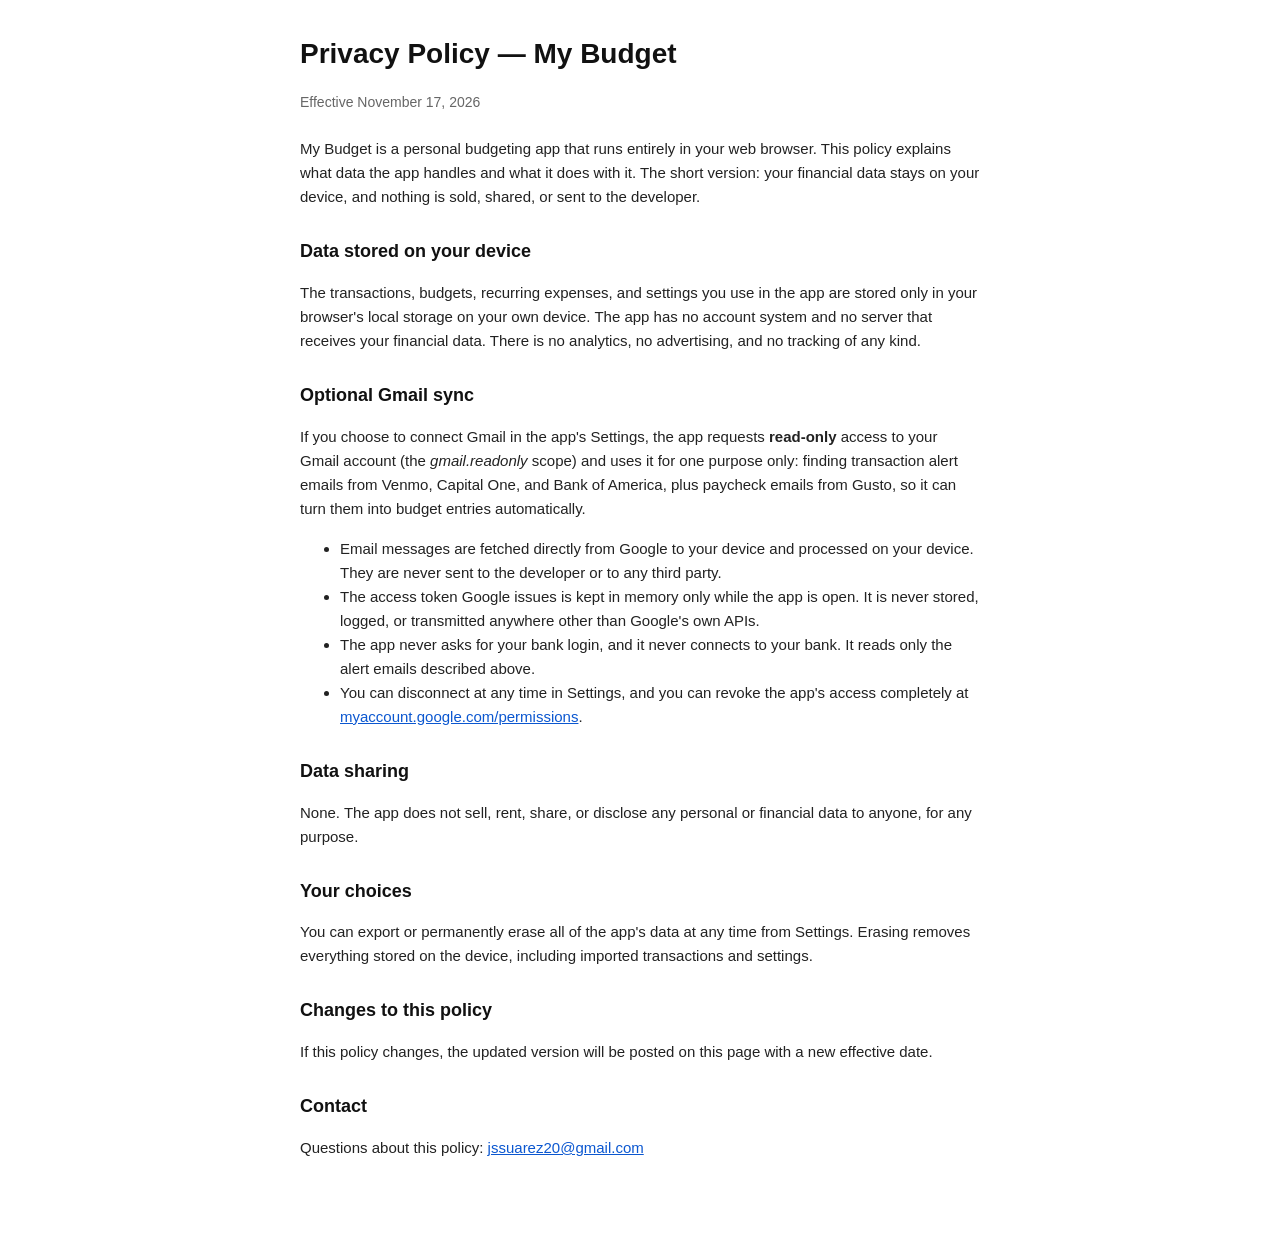
<file: privacy.html>
<!DOCTYPE html>
<html lang="en">
<head>
<meta charset="utf-8">
<meta name="viewport" content="width=device-width, initial-scale=1">
<title>Privacy Policy — My Budget</title>
<style>
  body { font-family: -apple-system, BlinkMacSystemFont, "Segoe UI", Roboto, Helvetica, Arial, sans-serif; margin: 0; background: #fff; color: #111; }
  main { max-width: 680px; margin: 0 auto; padding: 32px 20px 64px; line-height: 1.6; }
  h1 { font-size: 28px; margin: 0 0 4px; }
  h2 { font-size: 18px; margin: 28px 0 8px; }
  p, li { font-size: 15px; color: #222; }
  .date { color: #666; font-size: 14px; margin-bottom: 24px; }
  a { color: #0b57d0; }
</style>
</head>
<body>
<main>
<h1>Privacy Policy — My Budget</h1>
<p class="date">Effective November 17, 2026</p>

<p>My Budget is a personal budgeting app that runs entirely in your web browser. This policy explains what data the app handles and what it does with it. The short version: your financial data stays on your device, and nothing is sold, shared, or sent to the developer.</p>

<h2>Data stored on your device</h2>
<p>The transactions, budgets, recurring expenses, and settings you use in the app are stored only in your browser's local storage on your own device. The app has no account system and no server that receives your financial data. There is no analytics, no advertising, and no tracking of any kind.</p>

<h2>Optional Gmail sync</h2>
<p>If you choose to connect Gmail in the app's Settings, the app requests <strong>read-only</strong> access to your Gmail account (the <em>gmail.readonly</em> scope) and uses it for one purpose only: finding transaction alert emails from Venmo, Capital One, and Bank of America, plus paycheck emails from Gusto, so it can turn them into budget entries automatically.</p>
<ul>
  <li>Email messages are fetched directly from Google to your device and processed on your device. They are never sent to the developer or to any third party.</li>
  <li>The access token Google issues is kept in memory only while the app is open. It is never stored, logged, or transmitted anywhere other than Google's own APIs.</li>
  <li>The app never asks for your bank login, and it never connects to your bank. It reads only the alert emails described above.</li>
  <li>You can disconnect at any time in Settings, and you can revoke the app's access completely at <a href="https://myaccount.google.com/permissions">myaccount.google.com/permissions</a>.</li>
</ul>

<h2>Data sharing</h2>
<p>None. The app does not sell, rent, share, or disclose any personal or financial data to anyone, for any purpose.</p>

<h2>Your choices</h2>
<p>You can export or permanently erase all of the app's data at any time from Settings. Erasing removes everything stored on the device, including imported transactions and settings.</p>

<h2>Changes to this policy</h2>
<p>If this policy changes, the updated version will be posted on this page with a new effective date.</p>

<h2>Contact</h2>
<p>Questions about this policy: <a href="mailto:jssuarez20@gmail.com">jssuarez20@gmail.com</a></p>
</main>
</body>
</html>
</file>
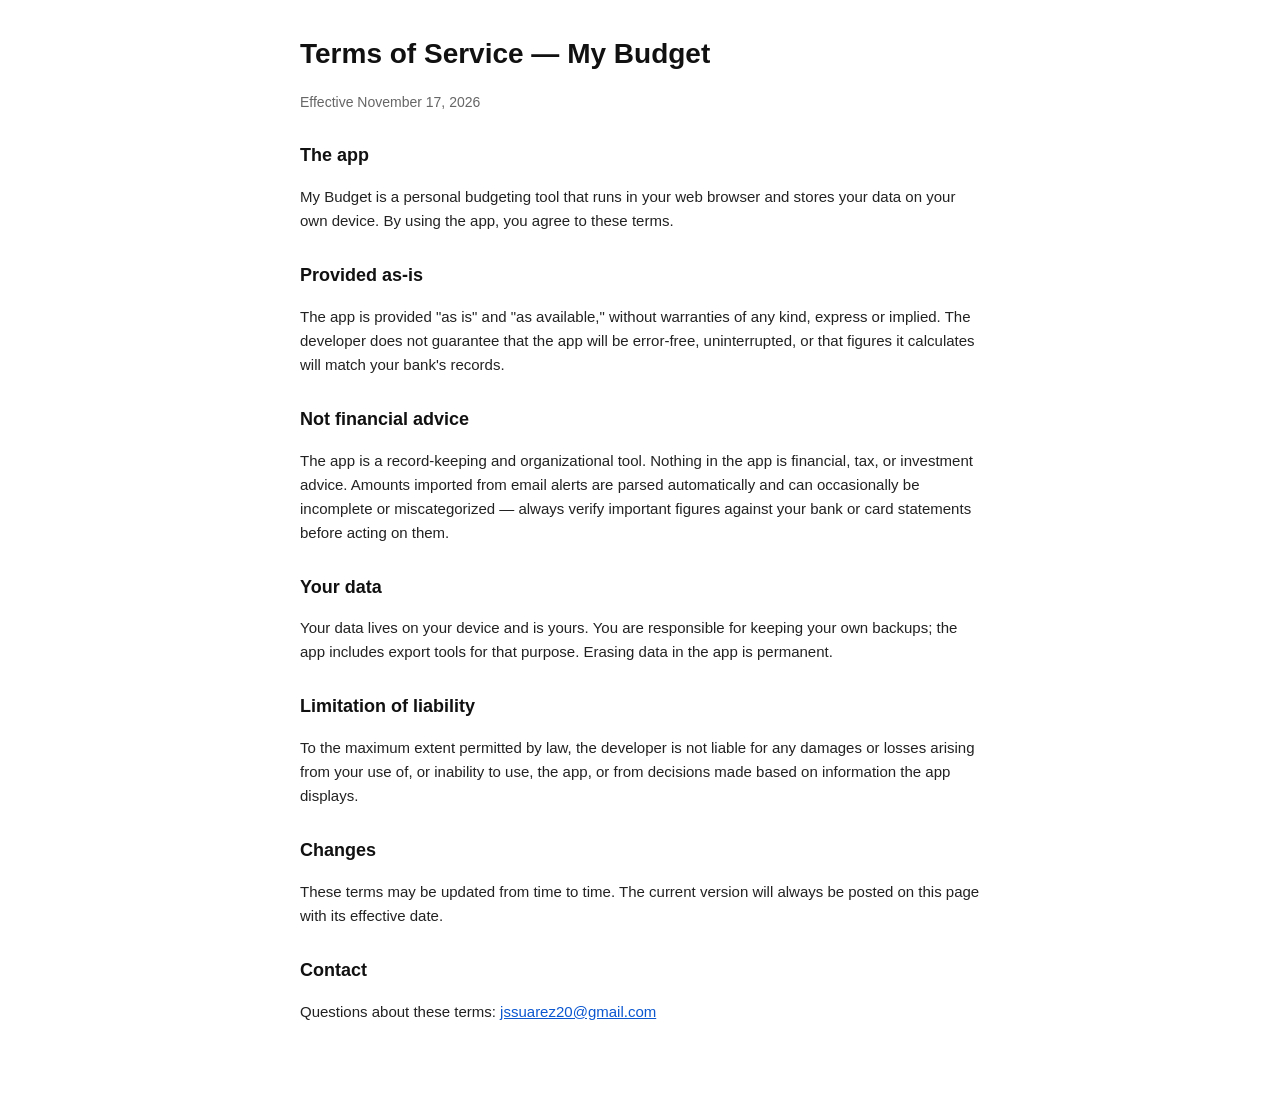
<file: terms.html>
<!DOCTYPE html>
<html lang="en">
<head>
<meta charset="utf-8">
<meta name="viewport" content="width=device-width, initial-scale=1">
<title>Terms of Service — My Budget</title>
<style>
  body { font-family: -apple-system, BlinkMacSystemFont, "Segoe UI", Roboto, Helvetica, Arial, sans-serif; margin: 0; background: #fff; color: #111; }
  main { max-width: 680px; margin: 0 auto; padding: 32px 20px 64px; line-height: 1.6; }
  h1 { font-size: 28px; margin: 0 0 4px; }
  h2 { font-size: 18px; margin: 28px 0 8px; }
  p, li { font-size: 15px; color: #222; }
  .date { color: #666; font-size: 14px; margin-bottom: 24px; }
  a { color: #0b57d0; }
</style>
</head>
<body>
<main>
<h1>Terms of Service — My Budget</h1>
<p class="date">Effective November 17, 2026</p>

<h2>The app</h2>
<p>My Budget is a personal budgeting tool that runs in your web browser and stores your data on your own device. By using the app, you agree to these terms.</p>

<h2>Provided as-is</h2>
<p>The app is provided "as is" and "as available," without warranties of any kind, express or implied. The developer does not guarantee that the app will be error-free, uninterrupted, or that figures it calculates will match your bank's records.</p>

<h2>Not financial advice</h2>
<p>The app is a record-keeping and organizational tool. Nothing in the app is financial, tax, or investment advice. Amounts imported from email alerts are parsed automatically and can occasionally be incomplete or miscategorized — always verify important figures against your bank or card statements before acting on them.</p>

<h2>Your data</h2>
<p>Your data lives on your device and is yours. You are responsible for keeping your own backups; the app includes export tools for that purpose. Erasing data in the app is permanent.</p>

<h2>Limitation of liability</h2>
<p>To the maximum extent permitted by law, the developer is not liable for any damages or losses arising from your use of, or inability to use, the app, or from decisions made based on information the app displays.</p>

<h2>Changes</h2>
<p>These terms may be updated from time to time. The current version will always be posted on this page with its effective date.</p>

<h2>Contact</h2>
<p>Questions about these terms: <a href="mailto:jssuarez20@gmail.com">jssuarez20@gmail.com</a></p>
</main>
</body>
</html>
</file>
